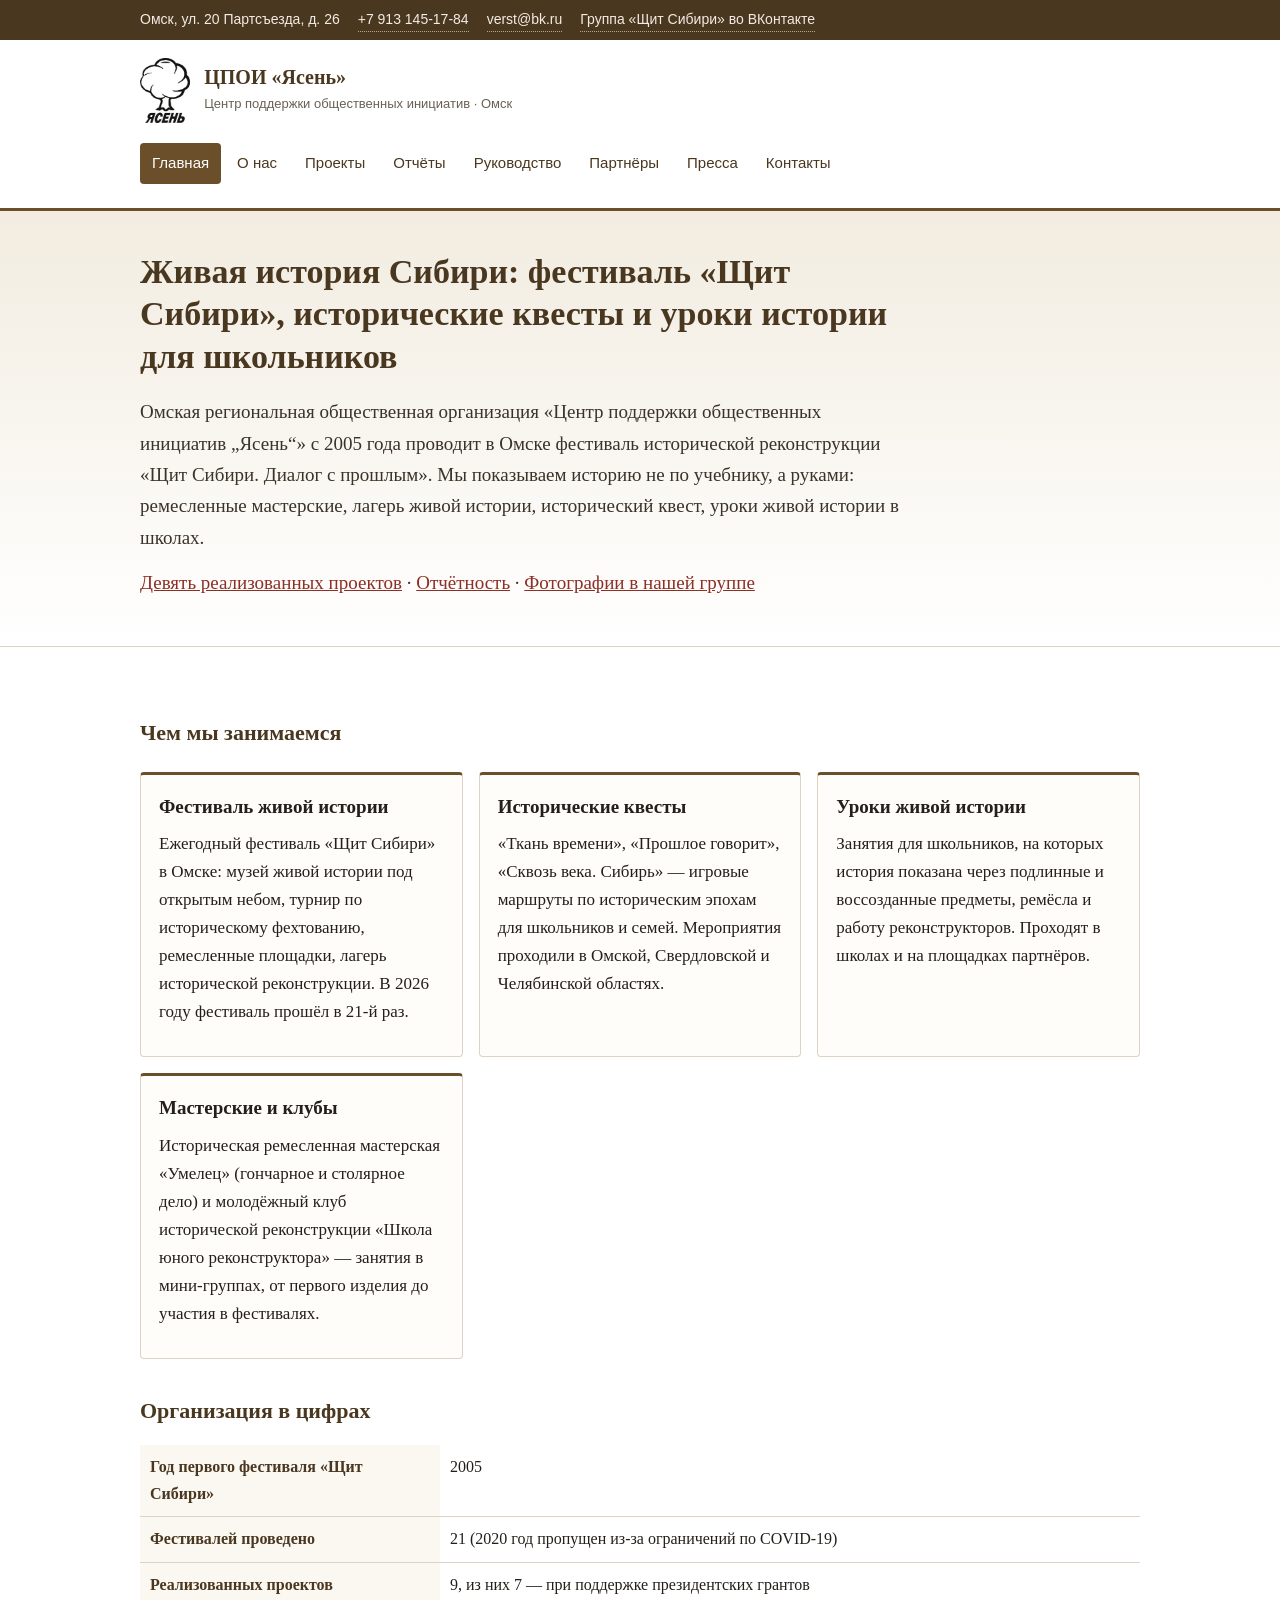
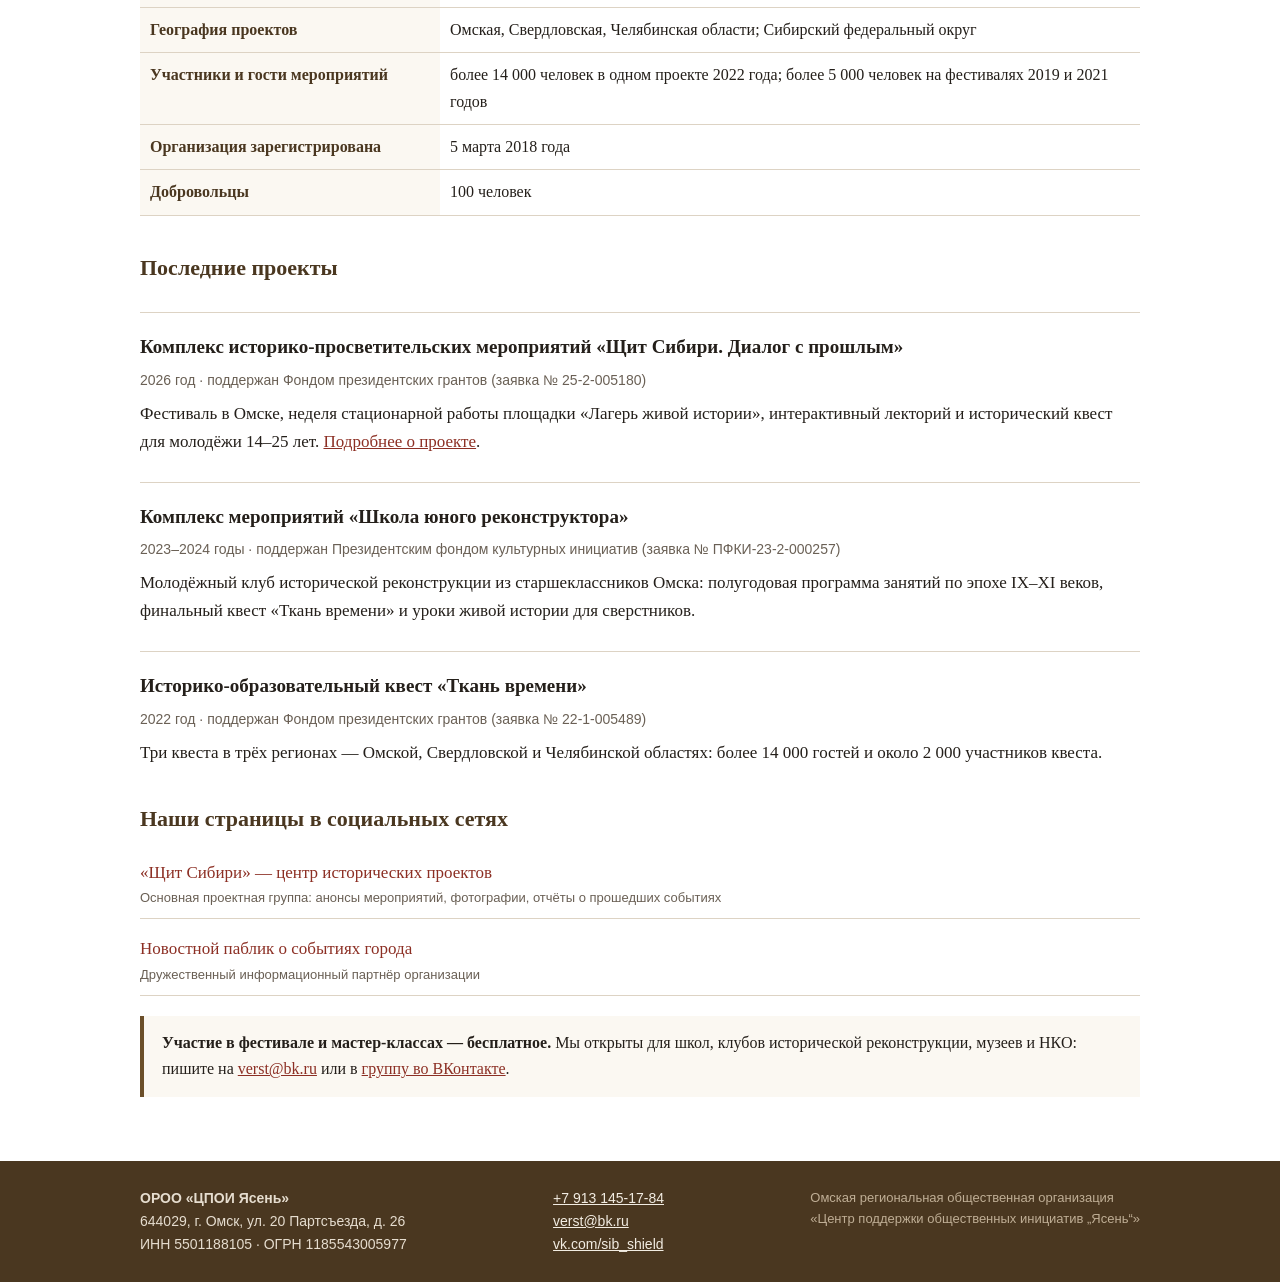
<file: index.html>
﻿<!DOCTYPE html>
<html lang="ru">
<head>
<meta charset="utf-8">
<meta name="viewport" content="width=device-width, initial-scale=1">
<title>ОРОО «ЦПОИ Ясень» — Центр поддержки общественных инициатив, Омск</title>
<meta name="description" content="Омская региональная общественная организация «Центр поддержки общественных инициатив Ясень»: фестиваль живой истории «Щит Сибири», исторические квесты, уроки живой истории и ремесленные мастерские в Омске с 2005 года.">
<meta name="keywords" content="Ясень Омск, центр поддержки общественных инициатив, Щит Сибири, фестиваль исторической реконструкции Омск, уроки живой истории, исторический квест, живая история">
<meta property="og:title" content="ОРОО «ЦПОИ Ясень» — фестиваль живой истории «Щит Сибири»">
<meta property="og:description" content="Историческая реконструкция, фестивали живой истории, квесты и уроки истории для школьников Омска и Сибири.">
<meta property="og:type" content="website">
<link rel="stylesheet" href="style.css">
</head>
<body>

<div class="top">
  <div class="wrap">
    <span>Омск, ул. 20 Партсъезда, д. 26</span>
    <a href="tel:+79131451784">+7 913 145-17-84</a>
    <a href="mailto:verst@bk.ru">verst@bk.ru</a>
    <a href="https://vk.com/sib_shield">Группа «Щит Сибири» во ВКонтакте</a>
  </div>
</div>

<header class="site">
  <div class="wrap">
    <div class="brand">
      <img class="mark" src="img/logo.jpg" alt="Логотип ОРОО «ЦПОИ Ясень»" width="50" height="65">
      <div>
        <b>ЦПОИ «Ясень»</b>
        <span>Центр поддержки общественных инициатив · Омск</span>
      </div>
    </div>
    <nav class="main">
      <ul>
        <li><a href="index.html" aria-current="page">Главная</a></li>
        <li><a href="o-nas.html">О нас</a></li>
        <li><a href="proekty.html">Проекты</a></li>
        <li><a href="otchety.html">Отчёты</a></li>
        <li><a href="upravlenie.html">Руководство</a></li>
        <li><a href="partnery.html">Партнёры</a></li>
        <li><a href="pressa.html">Пресса</a></li>
        <li><a href="kontakty.html">Контакты</a></li>
      </ul>
    </nav>
  </div>
</header>

<section class="hero">
  <div class="wrap">
    <h1>Живая история Сибири: фестиваль «Щит Сибири», исторические квесты и уроки истории для школьников</h1>
    <p class="lead">Омская региональная общественная организация «Центр поддержки общественных инициатив „Ясень“» с 2005 года проводит в Омске фестиваль исторической реконструкции «Щит Сибири. Диалог с прошлым». Мы показываем историю не по учебнику, а руками: ремесленные мастерские, лагерь живой истории, исторический квест, уроки живой истории в школах.</p>
    <p><a href="proekty.html">Девять реализованных проектов</a> · <a href="otchety.html">Отчётность</a> · <a href="https://vk.com/sib_shield">Фотографии в нашей группе</a></p>
  </div>
</section>

<main>
  <div class="wrap">

    <h2>Чем мы занимаемся</h2>
    <div class="cards">
      <div class="card">
        <h3>Фестиваль живой истории</h3>
        <p>Ежегодный фестиваль «Щит Сибири» в Омске: музей живой истории под открытым небом, турнир по историческому фехтованию, ремесленные площадки, лагерь исторической реконструкции. В 2026 году фестиваль прошёл в 21-й раз.</p>
      </div>
      <div class="card">
        <h3>Исторические квесты</h3>
        <p>«Ткань времени», «Прошлое говорит», «Сквозь века. Сибирь» — игровые маршруты по историческим эпохам для школьников и семей. Мероприятия проходили в Омской, Свердловской и Челябинской областях.</p>
      </div>
      <div class="card">
        <h3>Уроки живой истории</h3>
        <p>Занятия для школьников, на которых история показана через подлинные и воссозданные предметы, ремёсла и работу реконструкторов. Проходят в школах и на площадках партнёров.</p>
      </div>
      <div class="card">
        <h3>Мастерские и клубы</h3>
        <p>Историческая ремесленная мастерская «Умелец» (гончарное и столярное дело) и молодёжный клуб исторической реконструкции «Школа юного реконструктора» — занятия в мини-группах, от первого изделия до участия в фестивалях.</p>
      </div>
    </div>

    <h2>Организация в цифрах</h2>
    <table class="facts">
      <tr><th>Год первого фестиваля «Щит Сибири»</th><td>2005</td></tr>
      <tr><th>Фестивалей проведено</th><td>21 (2020 год пропущен из-за ограничений по COVID-19)</td></tr>
      <tr><th>Реализованных проектов</th><td>9, из них 7 — при поддержке президентских грантов</td></tr>
      <tr><th>География проектов</th><td>Омская, Свердловская, Челябинская области; Сибирский федеральный округ</td></tr>
      <tr><th>Участники и гости мероприятий</th><td>более 14 000 человек в одном проекте 2022 года; более 5 000 человек на фестивалях 2019 и 2021 годов</td></tr>
      <tr><th>Организация зарегистрирована</th><td>5 марта 2018 года</td></tr>
      <tr><th>Добровольцы</th><td>100 человек</td></tr>
    </table>

    <h2>Последние проекты</h2>

    <div class="project">
      <h3>Комплекс историко-просветительских мероприятий «Щит Сибири. Диалог с прошлым»</h3>
      <div class="meta">2026 год · поддержан Фондом президентских грантов (заявка № 25-2-005180)</div>
      <p>Фестиваль в Омске, неделя стационарной работы площадки «Лагерь живой истории», интерактивный лекторий и исторический квест для молодёжи 14–25 лет. <a href="proekty.html">Подробнее о проекте</a>.</p>
    </div>

    <div class="project">
      <h3>Комплекс мероприятий «Школа юного реконструктора»</h3>
      <div class="meta">2023–2024 годы · поддержан Президентским фондом культурных инициатив (заявка № ПФКИ-23-2-000257)</div>
      <p>Молодёжный клуб исторической реконструкции из старшеклассников Омска: полугодовая программа занятий по эпохе IX–XI веков, финальный квест «Ткань времени» и уроки живой истории для сверстников.</p>
    </div>

    <div class="project">
      <h3>Историко-образовательный квест «Ткань времени»</h3>
      <div class="meta">2022 год · поддержан Фондом президентских грантов (заявка № 22-1-005489)</div>
      <p>Три квеста в трёх регионах — Омской, Свердловской и Челябинской областях: более 14 000 гостей и около 2 000 участников квеста.</p>
    </div>

    <h2>Наши страницы в социальных сетях</h2>
    <ul class="links">
      <li><a href="https://vk.com/sib_shield">«Щит Сибири» — центр исторических проектов</a><span class="src">Основная проектная группа: анонсы мероприятий, фотографии, отчёты о прошедших событиях</span></li>
      <li><a href="https://vk.com/hobbyomsk">Новостной паблик о событиях города</a><span class="src">Дружественный информационный партнёр организации</span></li>
    </ul>

    <div class="note">
      <b>Участие в фестивале и мастер-классах — бесплатное.</b> Мы открыты для школ, клубов исторической реконструкции, музеев и НКО: пишите на <a href="mailto:verst@bk.ru">verst@bk.ru</a> или в <a href="https://vk.com/sib_shield">группу во ВКонтакте</a>.
    </div>

  </div>
</main>

<footer class="site">
  <div class="wrap">
    <div>
      <b>ОРОО «ЦПОИ Ясень»</b><br>
      644029, г. Омск, ул. 20 Партсъезда, д. 26<br>
      ИНН 5501188105 · ОГРН 1185543005977
    </div>
    <div>
      <a href="tel:+79131451784">+7 913 145-17-84</a><br>
      <a href="mailto:verst@bk.ru">verst@bk.ru</a><br>
      <a href="https://vk.com/sib_shield">vk.com/sib_shield</a>
    </div>
    <div class="small">
      Омская региональная общественная организация<br>
      «Центр поддержки общественных инициатив „Ясень“»
    </div>
  </div>
</footer>

</body>
</html>
</file>
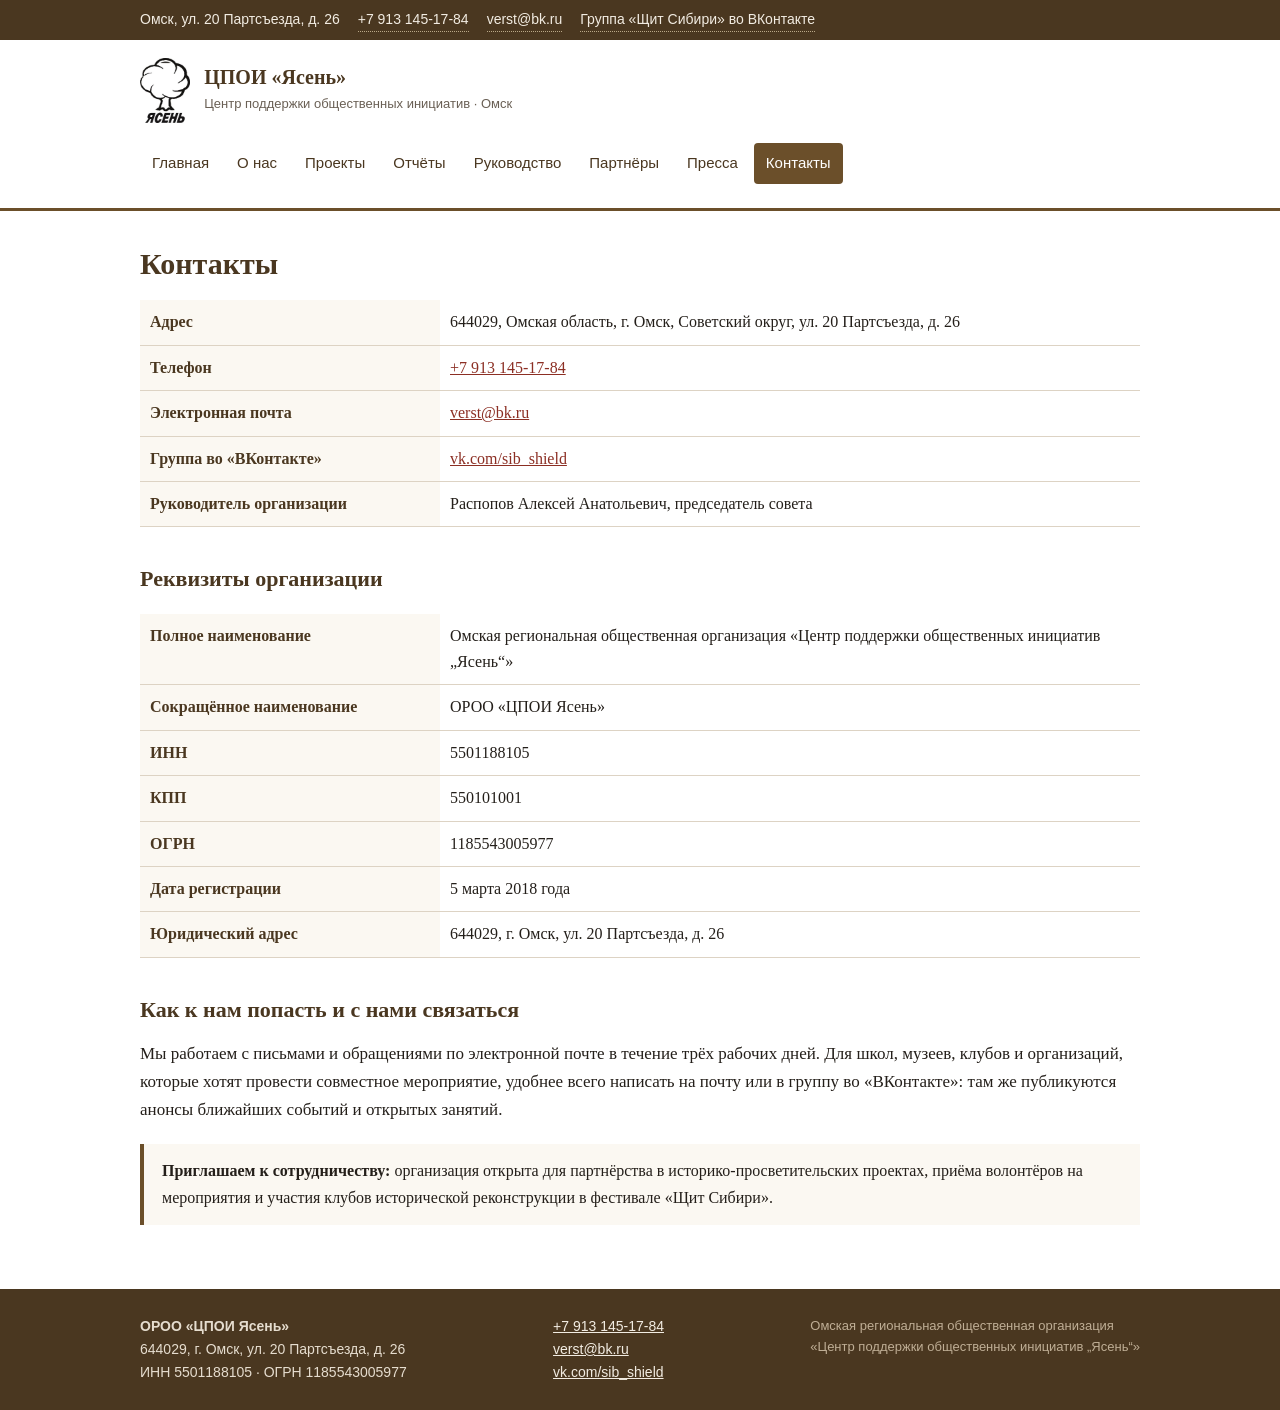
<file: kontakty.html>
﻿<!DOCTYPE html>
<html lang="ru">
<head>
<meta charset="utf-8">
<meta name="viewport" content="width=device-width, initial-scale=1">
<title>Контакты и реквизиты — ОРОО «ЦПОИ Ясень», Омск</title>
<meta name="description" content="Контакты и реквизиты омской организации «Центр поддержки общественных инициатив Ясень»: адрес, телефон, электронная почта, ИНН, ОГРН, КПП.">
<link rel="stylesheet" href="style.css">
</head>
<body>

<div class="top">
  <div class="wrap">
    <span>Омск, ул. 20 Партсъезда, д. 26</span>
    <a href="tel:+79131451784">+7 913 145-17-84</a>
    <a href="mailto:verst@bk.ru">verst@bk.ru</a>
    <a href="https://vk.com/sib_shield">Группа «Щит Сибири» во ВКонтакте</a>
  </div>
</div>

<header class="site">
  <div class="wrap">
    <div class="brand">
      <img class="mark" src="img/logo.jpg" alt="Логотип ОРОО «ЦПОИ Ясень»" width="50" height="65">
      <div>
        <b>ЦПОИ «Ясень»</b>
        <span>Центр поддержки общественных инициатив · Омск</span>
      </div>
    </div>
    <nav class="main">
      <ul>
        <li><a href="index.html">Главная</a></li>
        <li><a href="o-nas.html">О нас</a></li>
        <li><a href="proekty.html">Проекты</a></li>
        <li><a href="otchety.html">Отчёты</a></li>
        <li><a href="upravlenie.html">Руководство</a></li>
        <li><a href="partnery.html">Партнёры</a></li>
        <li><a href="pressa.html">Пресса</a></li>
        <li><a href="kontakty.html" aria-current="page">Контакты</a></li>
      </ul>
    </nav>
  </div>
</header>

<main>
  <div class="wrap">

    <h1>Контакты</h1>

    <table class="facts">
      <tr><th>Адрес</th><td>644029, Омская область, г. Омск, Советский округ, ул. 20 Партсъезда, д. 26</td></tr>
      <tr><th>Телефон</th><td><a href="tel:+79131451784">+7 913 145-17-84</a></td></tr>
      <tr><th>Электронная почта</th><td><a href="mailto:verst@bk.ru">verst@bk.ru</a></td></tr>
      <tr><th>Группа во «ВКонтакте»</th><td><a href="https://vk.com/sib_shield">vk.com/sib_shield</a></td></tr>
      <tr><th>Руководитель организации</th><td>Распопов Алексей Анатольевич, председатель совета</td></tr>
    </table>

    <h2>Реквизиты организации</h2>
    <table class="facts">
      <tr><th>Полное наименование</th><td>Омская региональная общественная организация «Центр поддержки общественных инициатив „Ясень“»</td></tr>
      <tr><th>Сокращённое наименование</th><td>ОРОО «ЦПОИ Ясень»</td></tr>
      <tr><th>ИНН</th><td>5501188105</td></tr>
      <tr><th>КПП</th><td>550101001</td></tr>
      <tr><th>ОГРН</th><td>1185543005977</td></tr>
      <tr><th>Дата регистрации</th><td>5 марта 2018 года</td></tr>
      <tr><th>Юридический адрес</th><td>644029, г. Омск, ул. 20 Партсъезда, д. 26</td></tr>
    </table>

    <h2>Как к нам попасть и с нами связаться</h2>
    <p>Мы работаем с письмами и обращениями по электронной почте в течение трёх рабочих дней. Для школ, музеев, клубов и организаций, которые хотят провести совместное мероприятие, удобнее всего написать на почту или в группу во «ВКонтакте»: там же публикуются анонсы ближайших событий и открытых занятий.</p>

    <div class="note">
      <b>Приглашаем к сотрудничеству:</b> организация открыта для партнёрства в историко-просветительских проектах, приёма волонтёров на мероприятия и участия клубов исторической реконструкции в фестивале «Щит Сибири».
    </div>

  </div>
</main>

<footer class="site">
  <div class="wrap">
    <div>
      <b>ОРОО «ЦПОИ Ясень»</b><br>
      644029, г. Омск, ул. 20 Партсъезда, д. 26<br>
      ИНН 5501188105 · ОГРН 1185543005977
    </div>
    <div>
      <a href="tel:+79131451784">+7 913 145-17-84</a><br>
      <a href="mailto:verst@bk.ru">verst@bk.ru</a><br>
      <a href="https://vk.com/sib_shield">vk.com/sib_shield</a>
    </div>
    <div class="small">
      Омская региональная общественная организация<br>
      «Центр поддержки общественных инициатив „Ясень“»
    </div>
  </div>
</footer>

</body>
</html>
</file>
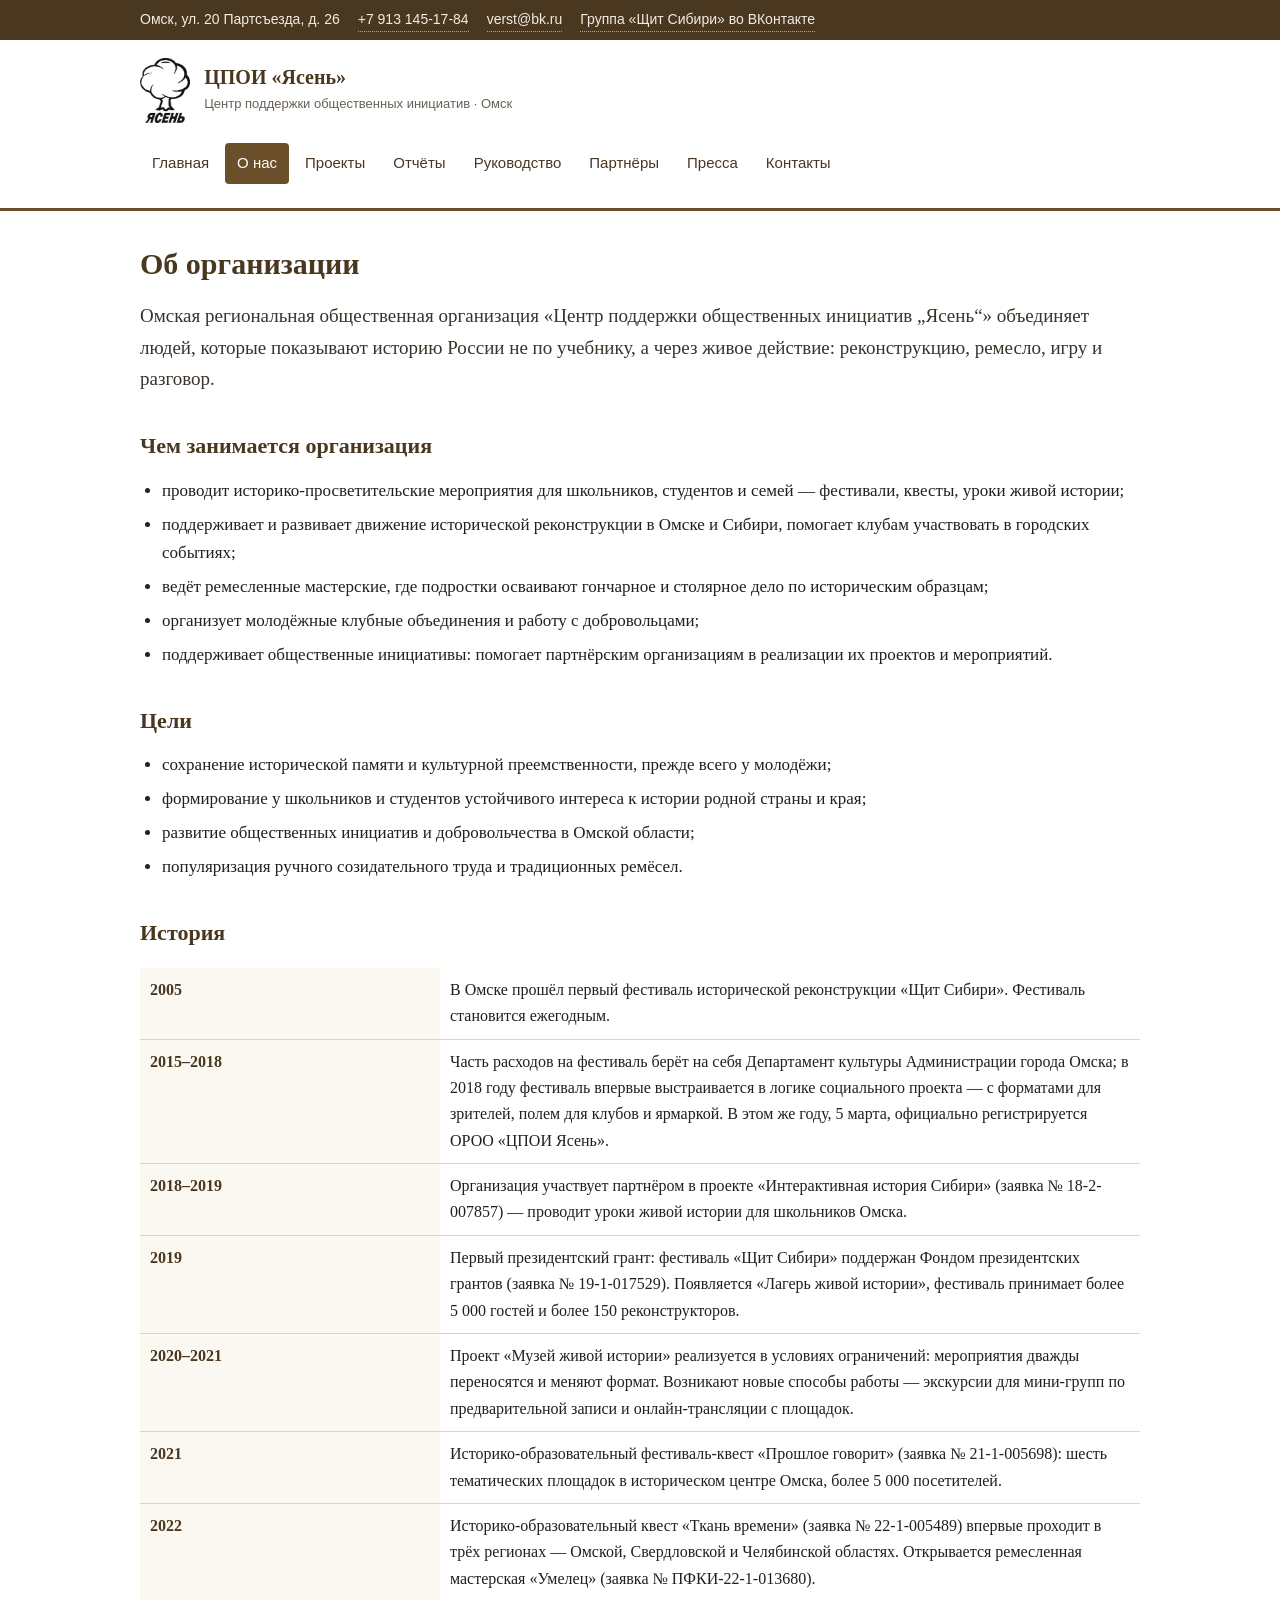
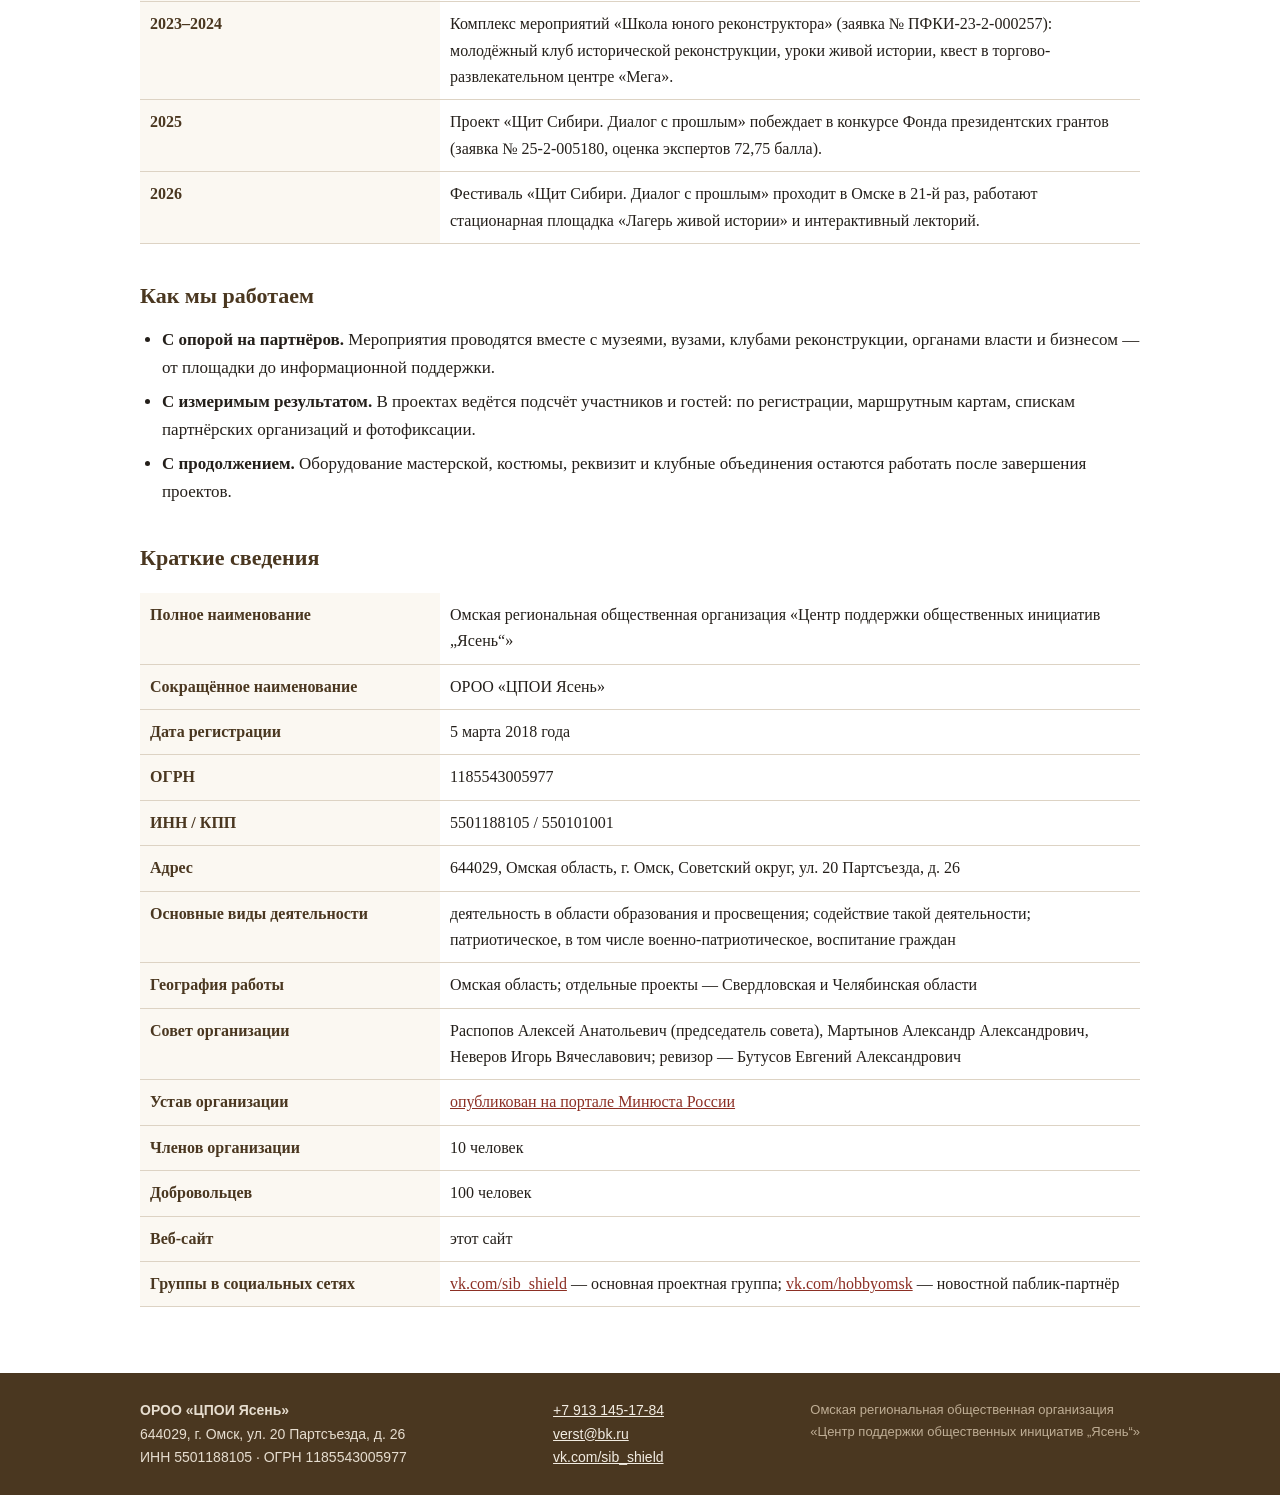
<file: o-nas.html>
<!DOCTYPE html>
<html lang="ru">
<head>
<meta charset="utf-8">
<meta name="viewport" content="width=device-width, initial-scale=1">
<title>О нас — ОРОО «ЦПОИ Ясень», Омск</title>
<meta name="description" content="Омская региональная общественная организация «Центр поддержки общественных инициатив Ясень»: цели, направления работы, история с 2005 года, реквизиты организации.">
<link rel="stylesheet" href="style.css">
</head>
<body>

<div class="top">
  <div class="wrap">
    <span>Омск, ул. 20 Партсъезда, д. 26</span>
    <a href="tel:+79131451784">+7 913 145-17-84</a>
    <a href="mailto:verst@bk.ru">verst@bk.ru</a>
    <a href="https://vk.com/sib_shield">Группа «Щит Сибири» во ВКонтакте</a>
  </div>
</div>

<header class="site">
  <div class="wrap">
    <div class="brand">
      <img class="mark" src="img/logo.jpg" alt="Логотип ОРОО «ЦПОИ Ясень»" width="50" height="65">
      <div>
        <b>ЦПОИ «Ясень»</b>
        <span>Центр поддержки общественных инициатив · Омск</span>
      </div>
    </div>
    <nav class="main">
      <ul>
        <li><a href="index.html">Главная</a></li>
        <li><a href="o-nas.html" aria-current="page">О нас</a></li>
        <li><a href="proekty.html">Проекты</a></li>
        <li><a href="otchety.html">Отчёты</a></li>
        <li><a href="upravlenie.html">Руководство</a></li>
        <li><a href="partnery.html">Партнёры</a></li>
        <li><a href="pressa.html">Пресса</a></li>
        <li><a href="kontakty.html">Контакты</a></li>
      </ul>
    </nav>
  </div>
</header>

<main>
  <div class="wrap">

    <h1>Об организации</h1>

    <p class="lead">Омская региональная общественная организация «Центр поддержки общественных инициатив „Ясень“» объединяет людей, которые показывают историю России не по учебнику, а через живое действие: реконструкцию, ремесло, игру и разговор.</p>

    <h2>Чем занимается организация</h2>
    <ul>
      <li>проводит историко-просветительские мероприятия для школьников, студентов и семей — фестивали, квесты, уроки живой истории;</li>
      <li>поддерживает и развивает движение исторической реконструкции в Омске и Сибири, помогает клубам участвовать в городских событиях;</li>
      <li>ведёт ремесленные мастерские, где подростки осваивают гончарное и столярное дело по историческим образцам;</li>
      <li>организует молодёжные клубные объединения и работу с добровольцами;</li>
      <li>поддерживает общественные инициативы: помогает партнёрским организациям в реализации их проектов и мероприятий.</li>
    </ul>

    <h2>Цели</h2>
    <ul>
      <li>сохранение исторической памяти и культурной преемственности, прежде всего у молодёжи;</li>
      <li>формирование у школьников и студентов устойчивого интереса к истории родной страны и края;</li>
      <li>развитие общественных инициатив и добровольчества в Омской области;</li>
      <li>популяризация ручного созидательного труда и традиционных ремёсел.</li>
    </ul>

    <h2>История</h2>
    <table class="facts">
      <tr><th>2005</th><td>В Омске прошёл первый фестиваль исторической реконструкции «Щит Сибири». Фестиваль становится ежегодным.</td></tr>
      <tr><th>2015–2018</th><td>Часть расходов на фестиваль берёт на себя Департамент культуры Администрации города Омска; в 2018 году фестиваль впервые выстраивается в логике социального проекта — с форматами для зрителей, полем для клубов и ярмаркой. В этом же году, 5 марта, официально регистрируется ОРОО «ЦПОИ Ясень».</td></tr>
      <tr><th>2018–2019</th><td>Организация участвует партнёром в проекте «Интерактивная история Сибири» (заявка № 18-2-007857) — проводит уроки живой истории для школьников Омска.</td></tr>
      <tr><th>2019</th><td>Первый президентский грант: фестиваль «Щит Сибири» поддержан Фондом президентских грантов (заявка № 19-1-017529). Появляется «Лагерь живой истории», фестиваль принимает более 5 000 гостей и более 150 реконструкторов.</td></tr>
      <tr><th>2020–2021</th><td>Проект «Музей живой истории» реализуется в условиях ограничений: мероприятия дважды переносятся и меняют формат. Возникают новые способы работы — экскурсии для мини-групп по предварительной записи и онлайн-трансляции с площадок.</td></tr>
      <tr><th>2021</th><td>Историко-образовательный фестиваль-квест «Прошлое говорит» (заявка № 21-1-005698): шесть тематических площадок в историческом центре Омска, более 5 000 посетителей.</td></tr>
      <tr><th>2022</th><td>Историко-образовательный квест «Ткань времени» (заявка № 22-1-005489) впервые проходит в трёх регионах — Омской, Свердловской и Челябинской областях. Открывается ремесленная мастерская «Умелец» (заявка № ПФКИ-22-1-013680).</td></tr>
      <tr><th>2023–2024</th><td>Комплекс мероприятий «Школа юного реконструктора» (заявка № ПФКИ-23-2-000257): молодёжный клуб исторической реконструкции, уроки живой истории, квест в торгово-развлекательном центре «Мега».</td></tr>
      <tr><th>2025</th><td>Проект «Щит Сибири. Диалог с прошлым» побеждает в конкурсе Фонда президентских грантов (заявка № 25-2-005180, оценка экспертов 72,75 балла).</td></tr>
      <tr><th>2026</th><td>Фестиваль «Щит Сибири. Диалог с прошлым» проходит в Омске в 21-й раз, работают стационарная площадка «Лагерь живой истории» и интерактивный лекторий.</td></tr>
    </table>

    <h2>Как мы работаем</h2>
    <ul>
      <li><b>С опорой на партнёров.</b> Мероприятия проводятся вместе с музеями, вузами, клубами реконструкции, органами власти и бизнесом — от площадки до информационной поддержки.</li>
      <li><b>С измеримым результатом.</b> В проектах ведётся подсчёт участников и гостей: по регистрации, маршрутным картам, спискам партнёрских организаций и фотофиксации.</li>
      <li><b>С продолжением.</b> Оборудование мастерской, костюмы, реквизит и клубные объединения остаются работать после завершения проектов.</li>
    </ul>

    <h2>Краткие сведения</h2>
    <table class="facts">
      <tr><th>Полное наименование</th><td>Омская региональная общественная организация «Центр поддержки общественных инициатив „Ясень“»</td></tr>
      <tr><th>Сокращённое наименование</th><td>ОРОО «ЦПОИ Ясень»</td></tr>
      <tr><th>Дата регистрации</th><td>5 марта 2018 года</td></tr>
      <tr><th>ОГРН</th><td>1185543005977</td></tr>
      <tr><th>ИНН / КПП</th><td>5501188105 / 550101001</td></tr>
      <tr><th>Адрес</th><td>644029, Омская область, г. Омск, Советский округ, ул. 20 Партсъезда, д. 26</td></tr>
      <tr><th>Основные виды деятельности</th><td>деятельность в области образования и просвещения; содействие такой деятельности; патриотическое, в том числе военно-патриотическое, воспитание граждан</td></tr>
      <tr><th>География работы</th><td>Омская область; отдельные проекты — Свердловская и Челябинская области</td></tr>
      <tr><th>Совет организации</th><td>Распопов Алексей Анатольевич (председатель совета), Мартынов Александр Александрович, Неверов Игорь Вячеславович; ревизор — Бутусов Евгений Александрович</td></tr>
      <tr><th>Устав организации</th><td><a href="https://nco.minjust.gov.ru/api/public/charter/e16a83b0-a96d-4aed-a73a-731caeb3353c">опубликован на портале Минюста России</a></td></tr>
      <tr><th>Членов организации</th><td>10 человек</td></tr>
      <tr><th>Добровольцев</th><td>100 человек</td></tr>
      <tr><th>Веб-сайт</th><td>этот сайт</td></tr>
      <tr><th>Группы в социальных сетях</th><td><a href="https://vk.com/sib_shield">vk.com/sib_shield</a> — основная проектная группа; <a href="https://vk.com/hobbyomsk">vk.com/hobbyomsk</a> — новостной паблик-партнёр</td></tr>
    </table>

  </div>
</main>

<footer class="site">
  <div class="wrap">
    <div>
      <b>ОРОО «ЦПОИ Ясень»</b><br>
      644029, г. Омск, ул. 20 Партсъезда, д. 26<br>
      ИНН 5501188105 · ОГРН 1185543005977
    </div>
    <div>
      <a href="tel:+79131451784">+7 913 145-17-84</a><br>
      <a href="mailto:verst@bk.ru">verst@bk.ru</a><br>
      <a href="https://vk.com/sib_shield">vk.com/sib_shield</a>
    </div>
    <div class="small">
      Омская региональная общественная организация<br>
      «Центр поддержки общественных инициатив „Ясень“»
    </div>
  </div>
</footer>

</body>
</html>
</file>
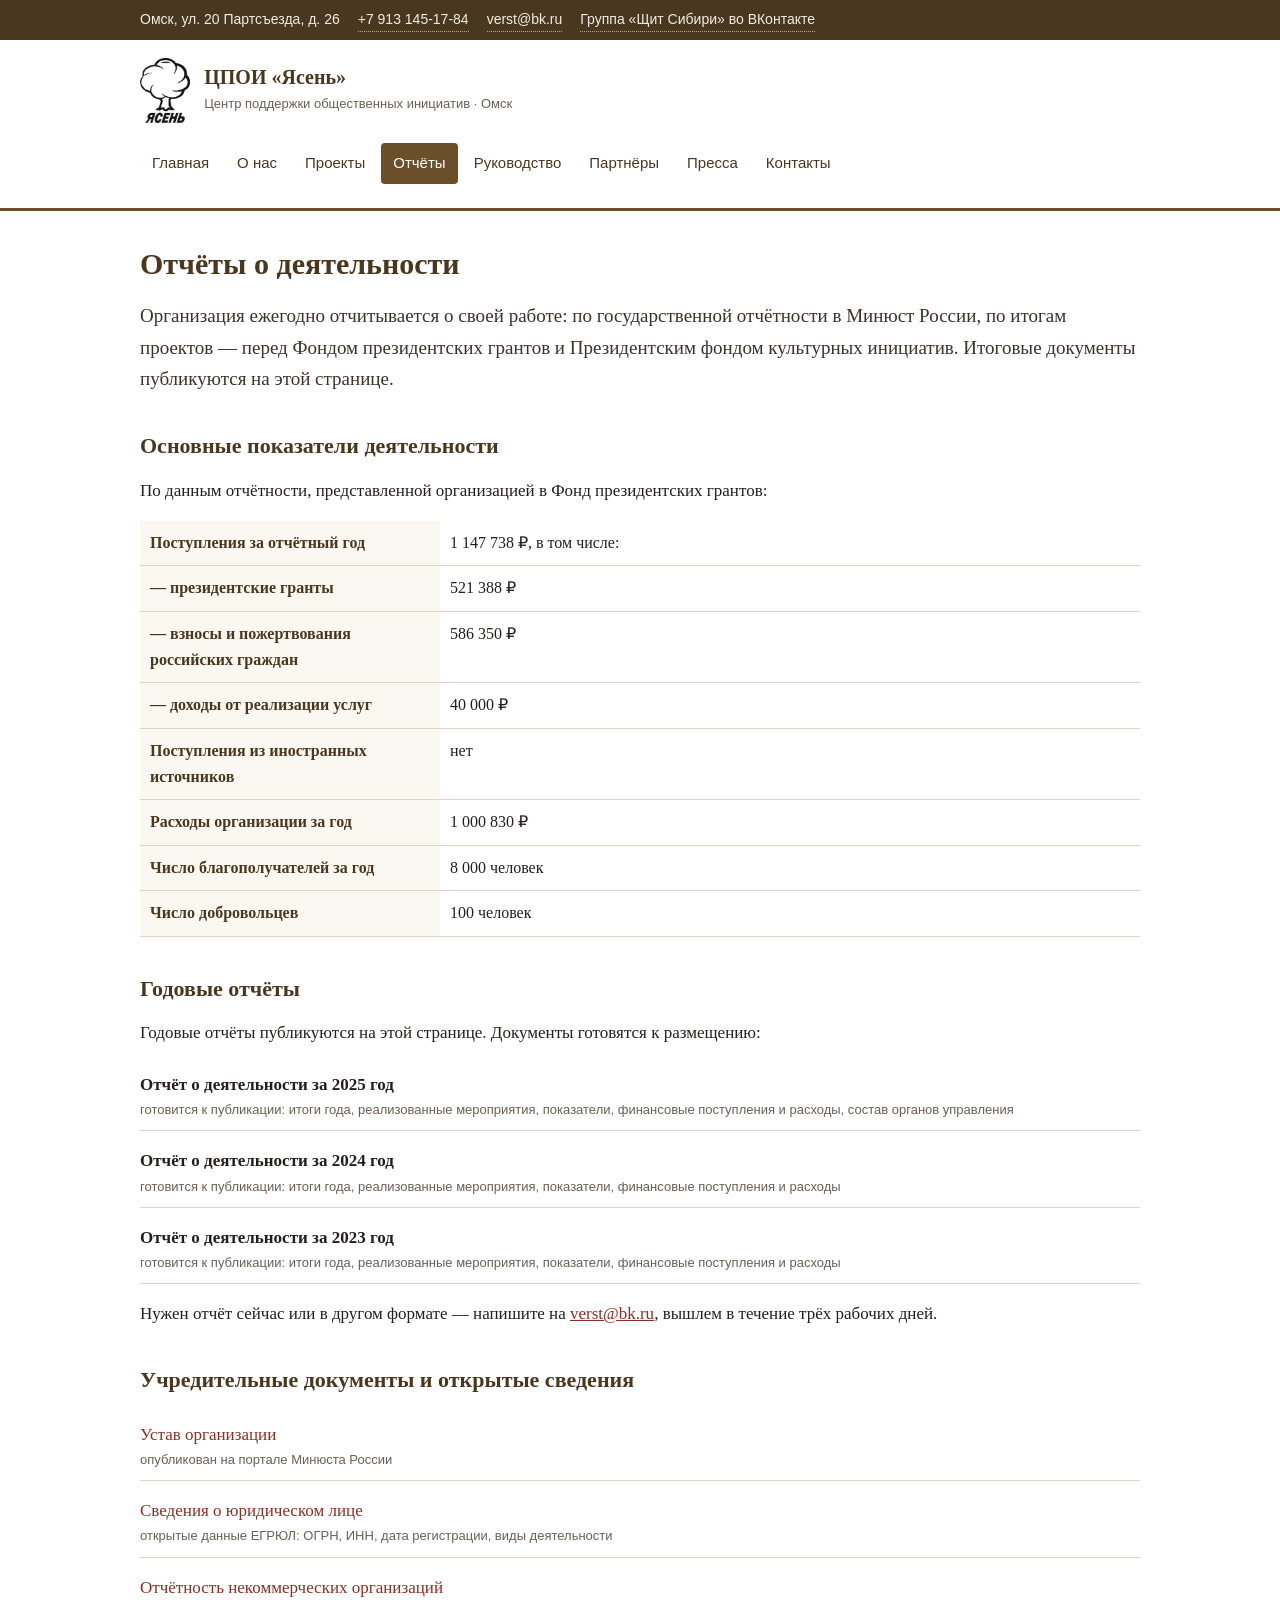
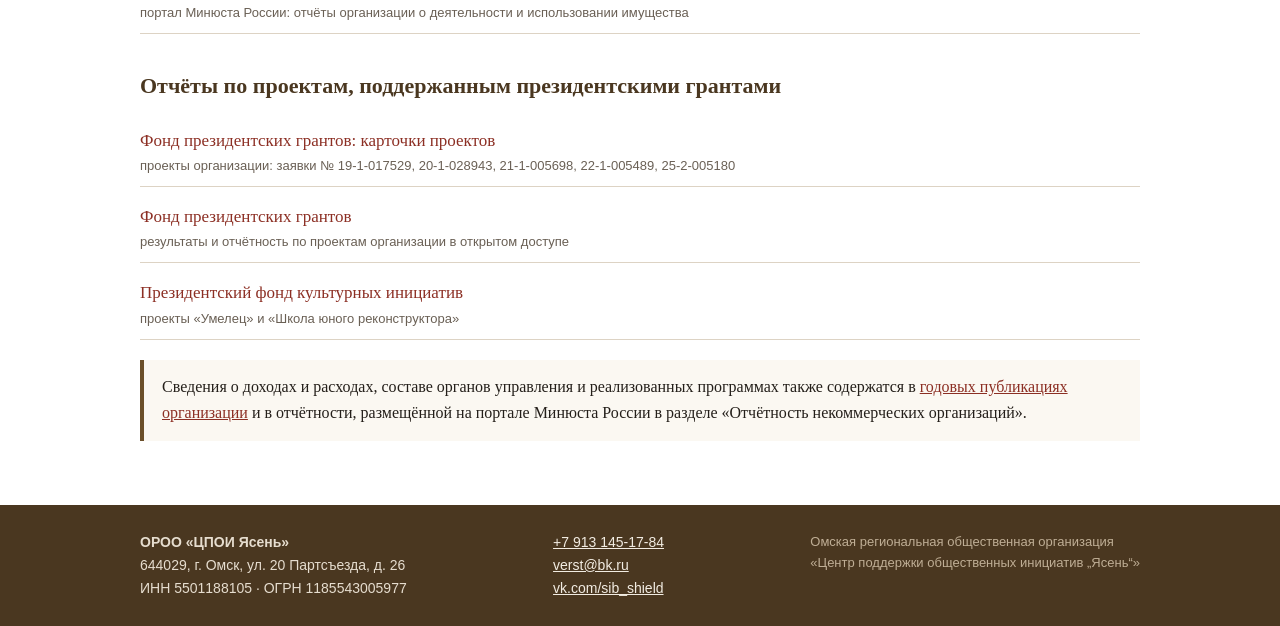
<file: otchety.html>
<!DOCTYPE html>
<html lang="ru">
<head>
<meta charset="utf-8">
<meta name="viewport" content="width=device-width, initial-scale=1">
<title>Отчёты о деятельности — ОРОО «ЦПОИ Ясень»</title>
<meta name="description" content="Годовые отчёты и показатели деятельности омской организации «ЦПОИ Ясень»: доходы и расходы, отчёты по проектам, поддержанным Фондом президентских грантов и Президентским фондом культурных инициатив.">
<link rel="stylesheet" href="style.css">
</head>
<body>

<div class="top">
  <div class="wrap">
    <span>Омск, ул. 20 Партсъезда, д. 26</span>
    <a href="tel:+79131451784">+7 913 145-17-84</a>
    <a href="mailto:verst@bk.ru">verst@bk.ru</a>
    <a href="https://vk.com/sib_shield">Группа «Щит Сибири» во ВКонтакте</a>
  </div>
</div>

<header class="site">
  <div class="wrap">
    <div class="brand">
      <img class="mark" src="img/logo.jpg" alt="Логотип ОРОО «ЦПОИ Ясень»" width="50" height="65">
      <div>
        <b>ЦПОИ «Ясень»</b>
        <span>Центр поддержки общественных инициатив · Омск</span>
      </div>
    </div>
    <nav class="main">
      <ul>
        <li><a href="index.html">Главная</a></li>
        <li><a href="o-nas.html">О нас</a></li>
        <li><a href="proekty.html">Проекты</a></li>
        <li><a href="otchety.html" aria-current="page">Отчёты</a></li>
        <li><a href="upravlenie.html">Руководство</a></li>
        <li><a href="partnery.html">Партнёры</a></li>
        <li><a href="pressa.html">Пресса</a></li>
        <li><a href="kontakty.html">Контакты</a></li>
      </ul>
    </nav>
  </div>
</header>

<main>
  <div class="wrap">

    <h1>Отчёты о деятельности</h1>
    <p class="lead">Организация ежегодно отчитывается о своей работе: по государственной отчётности в Минюст России, по итогам проектов — перед Фондом президентских грантов и Президентским фондом культурных инициатив. Итоговые документы публикуются на этой странице.</p>

    <h2>Основные показатели деятельности</h2>
    <p>По данным отчётности, представленной организацией в Фонд президентских грантов:</p>
    <table class="facts">
      <tr><th>Поступления за отчётный год</th><td>1 147 738 ₽, в том числе:</td></tr>
      <tr><th>— президентские гранты</th><td>521 388 ₽</td></tr>
      <tr><th>— взносы и пожертвования российских граждан</th><td>586 350 ₽</td></tr>
      <tr><th>— доходы от реализации услуг</th><td>40 000 ₽</td></tr>
      <tr><th>Поступления из иностранных источников</th><td>нет</td></tr>
      <tr><th>Расходы организации за год</th><td>1 000 830 ₽</td></tr>
      <tr><th>Число благополучателей за год</th><td>8 000 человек</td></tr>
      <tr><th>Число добровольцев</th><td>100 человек</td></tr>
    </table>

    <h2>Годовые отчёты</h2>
    <p>Годовые отчёты публикуются на этой странице. Документы готовятся к размещению:</p>
    <ul class="links">
      <li><b>Отчёт о деятельности за 2025 год</b><span class="src">готовится к публикации: итоги года, реализованные мероприятия, показатели, финансовые поступления и расходы, состав органов управления</span></li>
      <li><b>Отчёт о деятельности за 2024 год</b><span class="src">готовится к публикации: итоги года, реализованные мероприятия, показатели, финансовые поступления и расходы</span></li>
      <li><b>Отчёт о деятельности за 2023 год</b><span class="src">готовится к публикации: итоги года, реализованные мероприятия, показатели, финансовые поступления и расходы</span></li>
    </ul>
    <p>Нужен отчёт сейчас или в другом формате — напишите на <a href="mailto:verst@bk.ru">verst@bk.ru</a>, вышлем в течение трёх рабочих дней.</p>

    <h2>Учредительные документы и открытые сведения</h2>
    <ul class="links">
      <li><a href="https://nco.minjust.gov.ru/api/public/charter/e16a83b0-a96d-4aed-a73a-731caeb3353c">Устав организации</a><span class="src">опубликован на портале Минюста России</span></li>
      <li><a href="https://www.rusprofile.ru/id/11360354">Сведения о юридическом лице</a><span class="src">открытые данные ЕГРЮЛ: ОГРН, ИНН, дата регистрации, виды деятельности</span></li>
      <li><a href="https://nco.minjust.gov.ru/">Отчётность некоммерческих организаций</a><span class="src">портал Минюста России: отчёты организации о деятельности и использовании имущества</span></li>
    </ul>

    <h2>Отчёты по проектам, поддержанным президентскими грантами</h2>
    <ul class="links">
      <li><a href="https://президентскиегранты.рф/public/application/item">Фонд президентских грантов: карточки проектов</a><span class="src">проекты организации: заявки № 19-1-017529, 20-1-028943, 21-1-005698, 22-1-005489, 25-2-005180</span></li>
      <li><a href="https://президентскиегранты.рф/">Фонд президентских грантов</a><span class="src">результаты и отчётность по проектам организации в открытом доступе</span></li>
      <li><a href="https://xn--80afcdbalict6afooklqi5o.xn--p1ai/">Президентский фонд культурных инициатив</a><span class="src">проекты «Умелец» и «Школа юного реконструктора»</span></li>
    </ul>

    <div class="note">
      Сведения о доходах и расходах, составе органов управления и реализованных программах также содержатся в <a href="https://vk.com/sib_shield">годовых публикациях организации</a> и в отчётности, размещённой на портале Минюста России в разделе «Отчётность некоммерческих организаций».
    </div>

  </div>
</main>

<footer class="site">
  <div class="wrap">
    <div>
      <b>ОРОО «ЦПОИ Ясень»</b><br>
      644029, г. Омск, ул. 20 Партсъезда, д. 26<br>
      ИНН 5501188105 · ОГРН 1185543005977
    </div>
    <div>
      <a href="tel:+79131451784">+7 913 145-17-84</a><br>
      <a href="mailto:verst@bk.ru">verst@bk.ru</a><br>
      <a href="https://vk.com/sib_shield">vk.com/sib_shield</a>
    </div>
    <div class="small">
      Омская региональная общественная организация<br>
      «Центр поддержки общественных инициатив „Ясень“»
    </div>
  </div>
</footer>

</body>
</html>
</file>
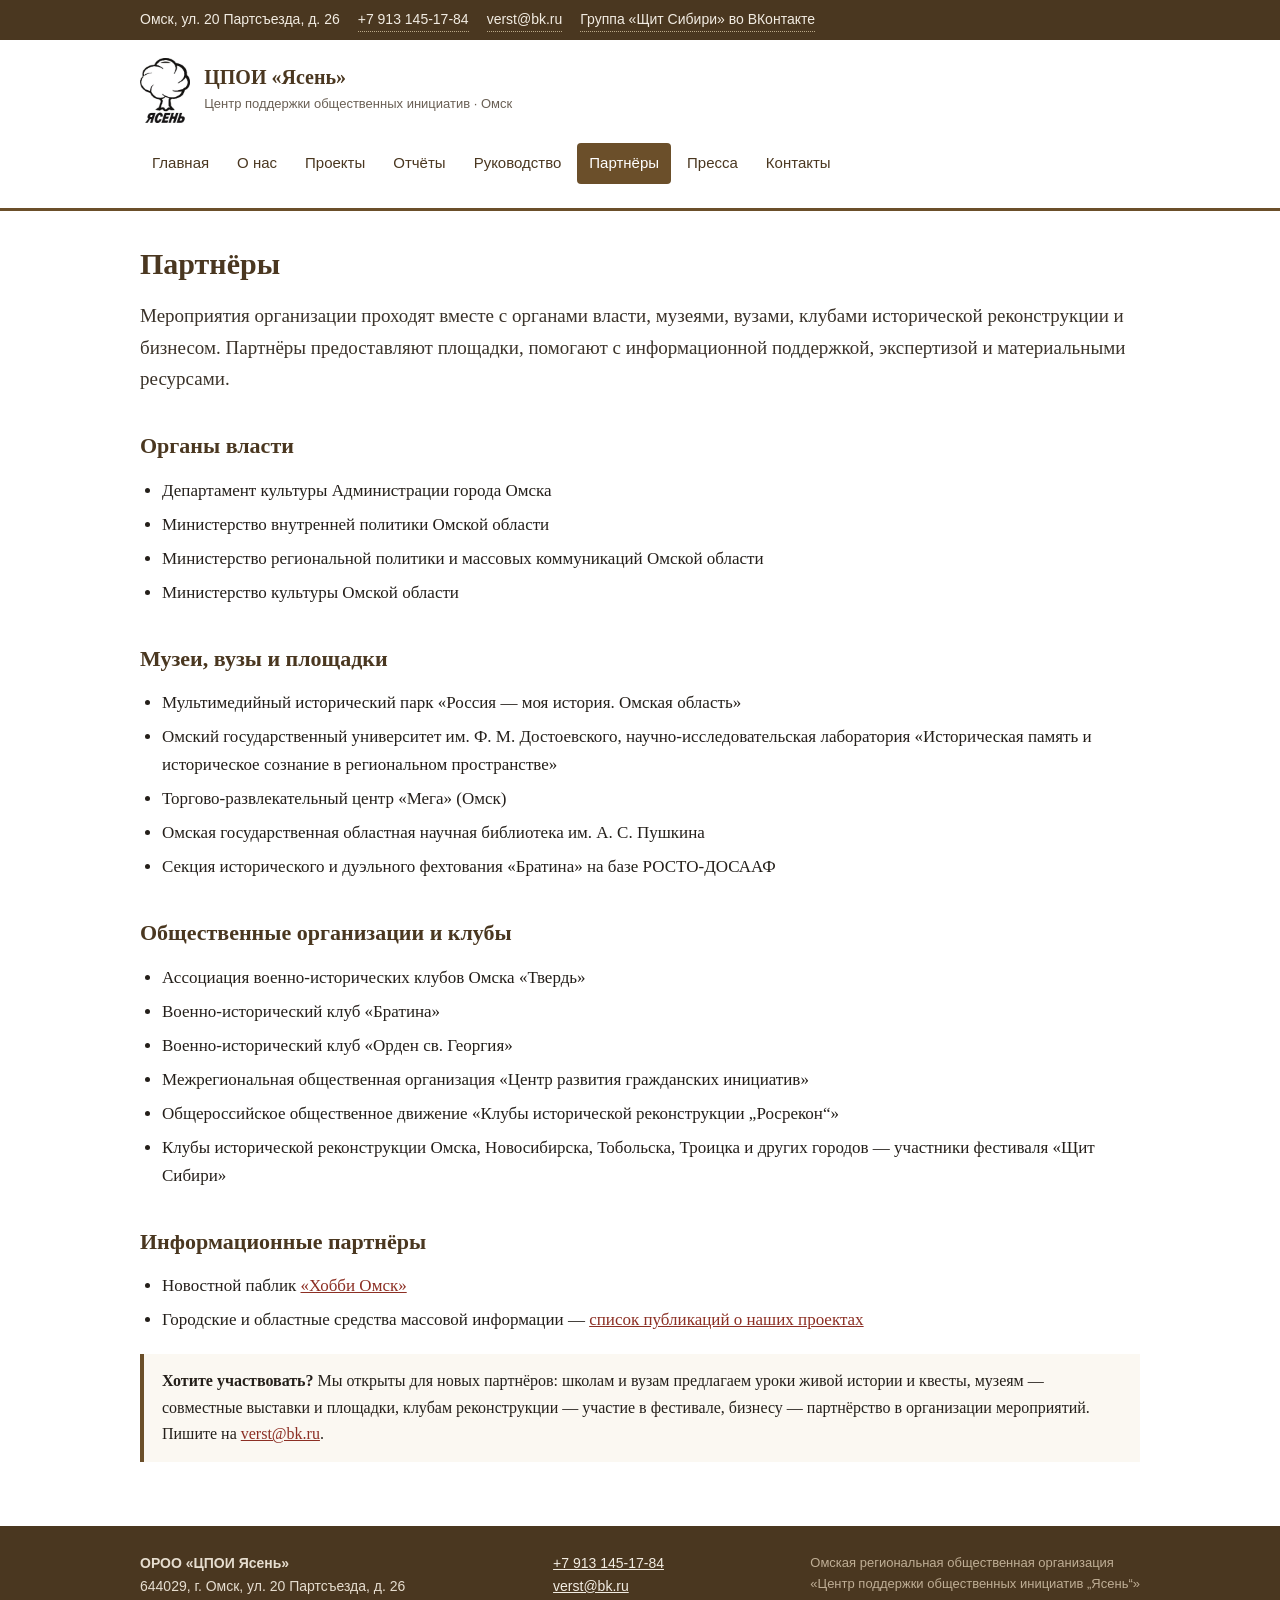
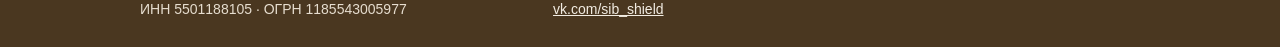
<file: partnery.html>
﻿<!DOCTYPE html>
<html lang="ru">
<head>
<meta charset="utf-8">
<meta name="viewport" content="width=device-width, initial-scale=1">
<title>Партнёры — ОРОО «ЦПОИ Ясень»</title>
<meta name="description" content="Партнёры омской организации «ЦПОИ Ясень»: Департамент культуры Омска, министерства Омской области, исторический парк «Россия — моя история», ОмГУ им. Ф. М. Достоевского, клубы исторической реконструкции, ТРЦ «Мега».">
<link rel="stylesheet" href="style.css">
</head>
<body>

<div class="top">
  <div class="wrap">
    <span>Омск, ул. 20 Партсъезда, д. 26</span>
    <a href="tel:+79131451784">+7 913 145-17-84</a>
    <a href="mailto:verst@bk.ru">verst@bk.ru</a>
    <a href="https://vk.com/sib_shield">Группа «Щит Сибири» во ВКонтакте</a>
  </div>
</div>

<header class="site">
  <div class="wrap">
    <div class="brand">
      <img class="mark" src="img/logo.jpg" alt="Логотип ОРОО «ЦПОИ Ясень»" width="50" height="65">
      <div>
        <b>ЦПОИ «Ясень»</b>
        <span>Центр поддержки общественных инициатив · Омск</span>
      </div>
    </div>
    <nav class="main">
      <ul>
        <li><a href="index.html">Главная</a></li>
        <li><a href="o-nas.html">О нас</a></li>
        <li><a href="proekty.html">Проекты</a></li>
        <li><a href="otchety.html">Отчёты</a></li>
        <li><a href="upravlenie.html">Руководство</a></li>
        <li><a href="partnery.html" aria-current="page">Партнёры</a></li>
        <li><a href="pressa.html">Пресса</a></li>
        <li><a href="kontakty.html">Контакты</a></li>
      </ul>
    </nav>
  </div>
</header>

<main>
  <div class="wrap">

    <h1>Партнёры</h1>
    <p class="lead">Мероприятия организации проходят вместе с органами власти, музеями, вузами, клубами исторической реконструкции и бизнесом. Партнёры предоставляют площадки, помогают с информационной поддержкой, экспертизой и материальными ресурсами.</p>

    <h2>Органы власти</h2>
    <ul>
      <li>Департамент культуры Администрации города Омска</li>
      <li>Министерство внутренней политики Омской области</li>
      <li>Министерство региональной политики и массовых коммуникаций Омской области</li>
      <li>Министерство культуры Омской области</li>
    </ul>

    <h2>Музеи, вузы и площадки</h2>
    <ul>
      <li>Мультимедийный исторический парк «Россия — моя история. Омская область»</li>
      <li>Омский государственный университет им. Ф. М. Достоевского, научно-исследовательская лаборатория «Историческая память и историческое сознание в региональном пространстве»</li>
      <li>Торгово-развлекательный центр «Мега» (Омск)</li>
      <li>Омская государственная областная научная библиотека им. А. С. Пушкина</li>
      <li>Секция исторического и дуэльного фехтования «Братина» на базе РОСТО-ДОСААФ</li>
    </ul>

    <h2>Общественные организации и клубы</h2>
    <ul>
      <li>Ассоциация военно-исторических клубов Омска «Твердь»</li>
      <li>Военно-исторический клуб «Братина»</li>
      <li>Военно-исторический клуб «Орден св. Георгия»</li>
      <li>Межрегиональная общественная организация «Центр развития гражданских инициатив»</li>
      <li>Общероссийское общественное движение «Клубы исторической реконструкции „Росрекон“»</li>
      <li>Клубы исторической реконструкции Омска, Новосибирска, Тобольска, Троицка и других городов — участники фестиваля «Щит Сибири»</li>
    </ul>

    <h2>Информационные партнёры</h2>
    <ul>
      <li>Новостной паблик <a href="https://vk.com/hobbyomsk">«Хобби Омск»</a></li>
      <li>Городские и областные средства массовой информации — <a href="pressa.html">список публикаций о наших проектах</a></li>
    </ul>

    <div class="note">
      <b>Хотите участвовать?</b> Мы открыты для новых партнёров: школам и вузам предлагаем уроки живой истории и квесты, музеям — совместные выставки и площадки, клубам реконструкции — участие в фестивале, бизнесу — партнёрство в организации мероприятий. Пишите на <a href="mailto:verst@bk.ru">verst@bk.ru</a>.
    </div>

  </div>
</main>

<footer class="site">
  <div class="wrap">
    <div>
      <b>ОРОО «ЦПОИ Ясень»</b><br>
      644029, г. Омск, ул. 20 Партсъезда, д. 26<br>
      ИНН 5501188105 · ОГРН 1185543005977
    </div>
    <div>
      <a href="tel:+79131451784">+7 913 145-17-84</a><br>
      <a href="mailto:verst@bk.ru">verst@bk.ru</a><br>
      <a href="https://vk.com/sib_shield">vk.com/sib_shield</a>
    </div>
    <div class="small">
      Омская региональная общественная организация<br>
      «Центр поддержки общественных инициатив „Ясень“»
    </div>
  </div>
</footer>

</body>
</html>
</file>
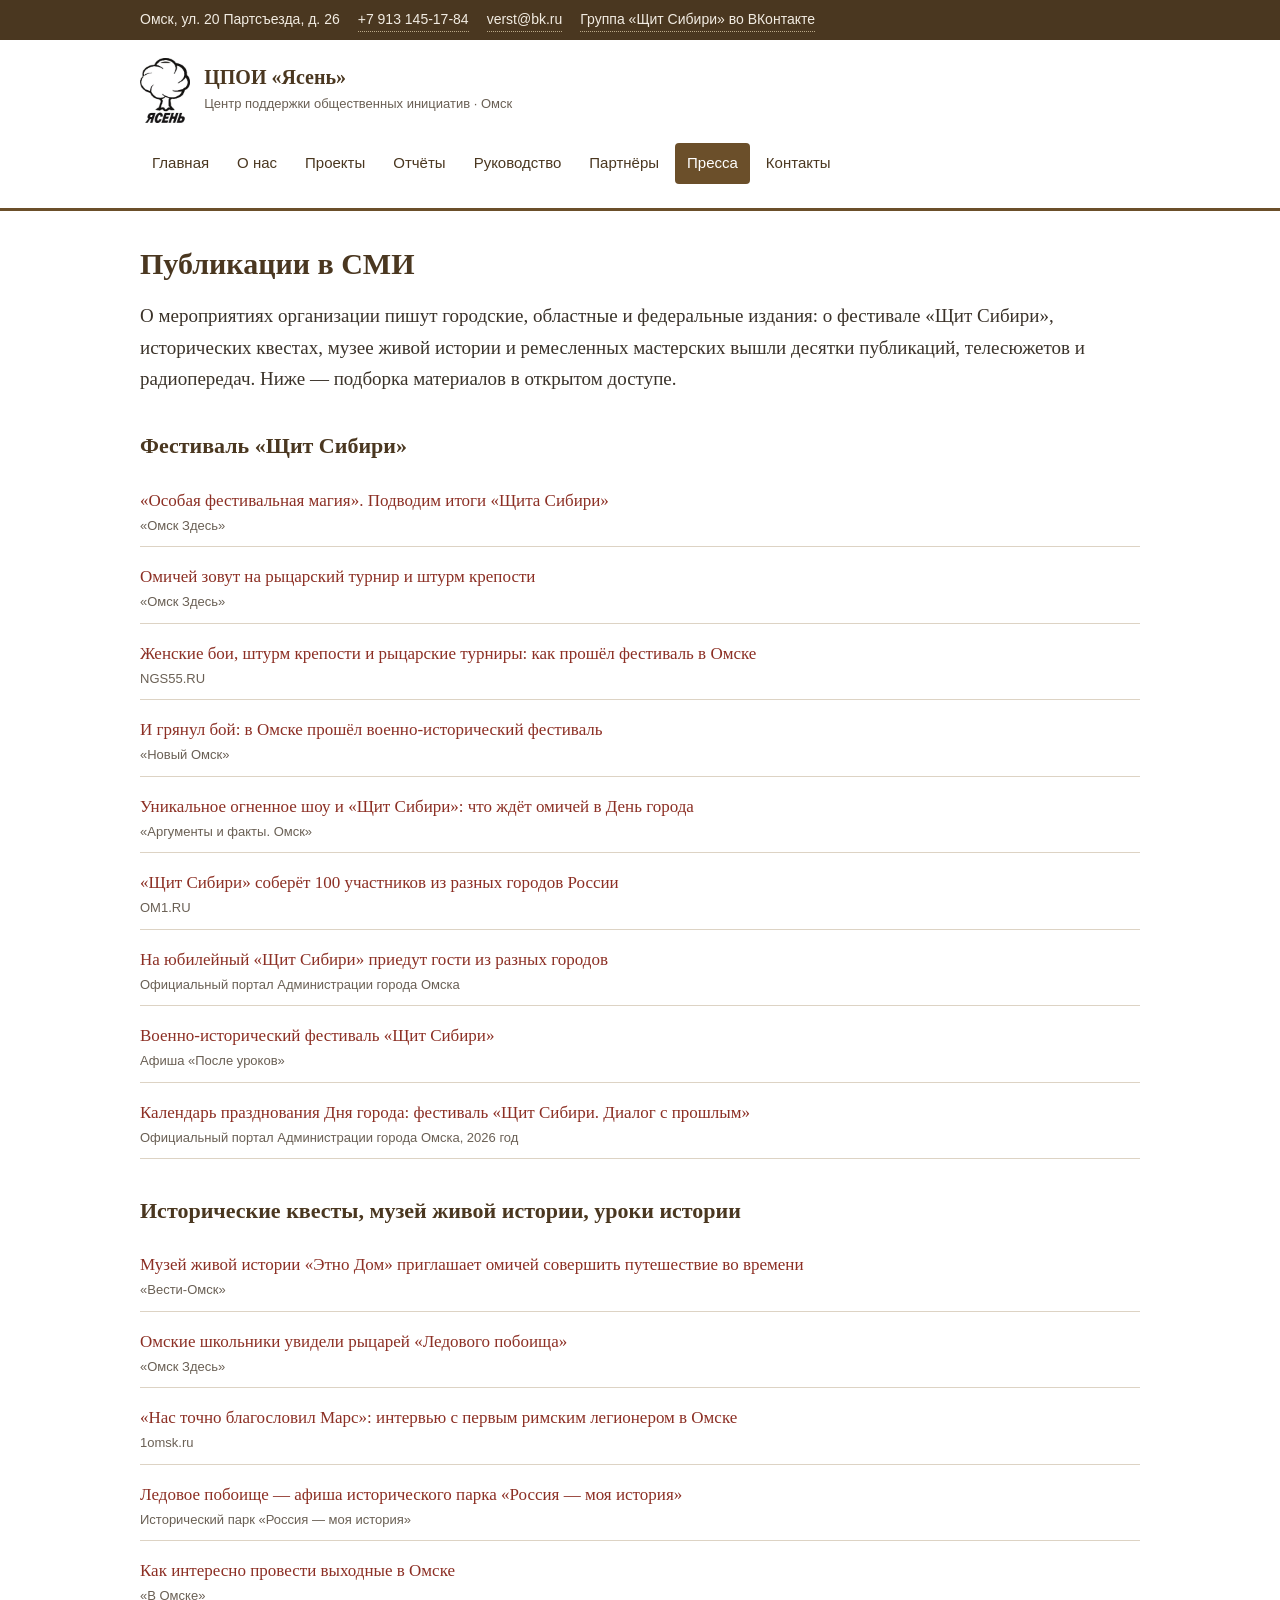
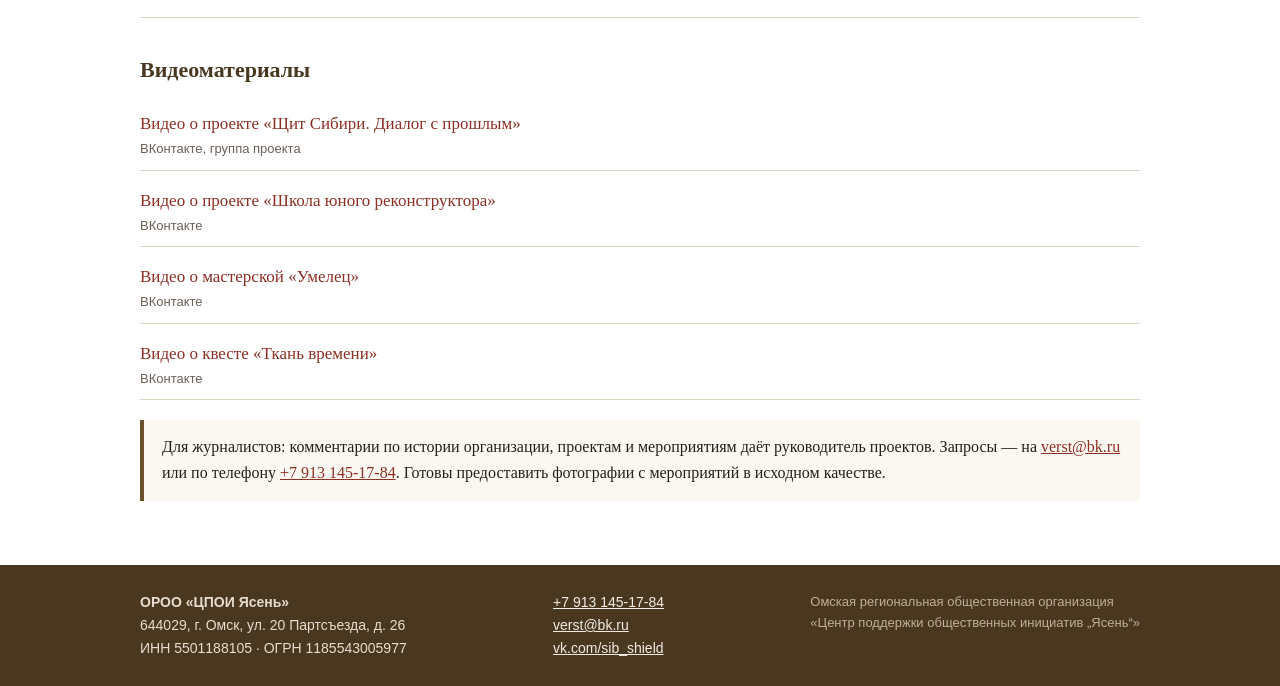
<file: pressa.html>
﻿<!DOCTYPE html>
<html lang="ru">
<head>
<meta charset="utf-8">
<meta name="viewport" content="width=device-width, initial-scale=1">
<title>Публикации в СМИ — ОРОО «ЦПОИ Ясень»</title>
<meta name="description" content="Публикации в средствах массовой информации о фестивале «Щит Сибири», музее живой истории, исторических квестах и мастерских омской организации «ЦПОИ Ясень».">
<link rel="stylesheet" href="style.css">
</head>
<body>

<div class="top">
  <div class="wrap">
    <span>Омск, ул. 20 Партсъезда, д. 26</span>
    <a href="tel:+79131451784">+7 913 145-17-84</a>
    <a href="mailto:verst@bk.ru">verst@bk.ru</a>
    <a href="https://vk.com/sib_shield">Группа «Щит Сибири» во ВКонтакте</a>
  </div>
</div>

<header class="site">
  <div class="wrap">
    <div class="brand">
      <img class="mark" src="img/logo.jpg" alt="Логотип ОРОО «ЦПОИ Ясень»" width="50" height="65">
      <div>
        <b>ЦПОИ «Ясень»</b>
        <span>Центр поддержки общественных инициатив · Омск</span>
      </div>
    </div>
    <nav class="main">
      <ul>
        <li><a href="index.html">Главная</a></li>
        <li><a href="o-nas.html">О нас</a></li>
        <li><a href="proekty.html">Проекты</a></li>
        <li><a href="otchety.html">Отчёты</a></li>
        <li><a href="upravlenie.html">Руководство</a></li>
        <li><a href="partnery.html">Партнёры</a></li>
        <li><a href="pressa.html" aria-current="page">Пресса</a></li>
        <li><a href="kontakty.html">Контакты</a></li>
      </ul>
    </nav>
  </div>
</header>

<main>
  <div class="wrap">

    <h1>Публикации в СМИ</h1>
    <p class="lead">О мероприятиях организации пишут городские, областные и федеральные издания: о фестивале «Щит Сибири», исторических квестах, музее живой истории и ремесленных мастерских вышли десятки публикаций, телесюжетов и радиопередач. Ниже — подборка материалов в открытом доступе.</p>

    <h2>Фестиваль «Щит Сибири»</h2>
    <ul class="links">
      <li><a href="https://omskzdes.ru/culture/82326.html">«Особая фестивальная магия». Подводим итоги «Щита Сибири»</a><span class="src">«Омск Здесь»</span></li>
      <li><a href="https://omskzdes.ru/culture/64113.html">Омичей зовут на рыцарский турнир и штурм крепости</a><span class="src">«Омск Здесь»</span></li>
      <li><a href="https://ngs55.ru/news/more/66185908/">Женские бои, штурм крепости и рыцарские турниры: как прошёл фестиваль в Омске</a><span class="src">NGS55.RU</span></li>
      <li><a href="https://newsomsk.ru/news/91158-i_gryanul_boy_v_omske_proshel_voenno-istoricheskiy/">И грянул бой: в Омске прошёл военно-исторический фестиваль</a><span class="src">«Новый Омск»</span></li>
      <li><a href="https://omsk.aif.ru/society/unikalnoe_ognennoe_shou_i_shchit_sibiri_chto_zhdyot_omichey_v_den_goroda">Уникальное огненное шоу и «Щит Сибири»: что ждёт омичей в День города</a><span class="src">«Аргументы и факты. Омск»</span></li>
      <li><a href="https://www.om1.ru/afisha/news/170487-shhit_sibiri_soberet_100_uchastnikov_iz_raznykh_gorodov_rossii/">«Щит Сибири» соберёт 100 участников из разных городов России</a><span class="src">OM1.RU</span></li>
      <li><a href="https://www.admomsk.ru/web/guest/news/-/asset_publisher/mh3W/content/879515">На юбилейный «Щит Сибири» приедут гости из разных городов</a><span class="src">Официальный портал Администрации города Омска</span></li>
      <li><a href="https://posleurokov.ru/omsk/event/996">Военно-исторический фестиваль «Щит Сибири»</a><span class="src">Афиша «После уроков»</span></li>
      <li><a href="https://admomsk.gosuslugi.ru/gorod/gorodskie-prazdniki/den-goroda-2026/kalendar-prazdnovaniya/xxi-festival-istoricheskoy-rekonstruktsii-schit-sibiri-dialog-s-proshlym.html">Календарь празднования Дня города: фестиваль «Щит Сибири. Диалог с прошлым»</a><span class="src">Официальный портал Администрации города Омска, 2026 год</span></li>
    </ul>

    <h2>Исторические квесты, музей живой истории, уроки истории</h2>
    <ul class="links">
      <li><a href="https://vesti-omsk.ru/video/muzej-zhivoj-istorii-jetno-dom-priglashaet-omichej-sovershit-puteshestvie-vo-vremeni-2/">Музей живой истории «Этно Дом» приглашает омичей совершить путешествие во времени</a><span class="src">«Вести-Омск»</span></li>
      <li><a href="https://omskzdes.ru/society/60929.html">Омские школьники увидели рыцарей «Ледового побоища»</a><span class="src">«Омск Здесь»</span></li>
      <li><a href="https://1omsk.ru/2022/08/10/nas-tochno-blagoslovil-mars-intervyu-s-pervym-rimskim-legionerom-v-omske/">«Нас точно благословил Марс»: интервью с первым римским легионером в Омске</a><span class="src">1omsk.ru</span></li>
      <li><a href="https://myhistorypark.ru/poster/ledovoe-poboishche-/?city=">Ледовое побоище — афиша исторического парка «Россия — моя история»</a><span class="src">Исторический парк «Россия — моя история»</span></li>
      <li><a href="http://vomske.ru/news/18763-kak_interesno_provesti_vykhodnye_v_omske_12_13_sen/">Как интересно провести выходные в Омске</a><span class="src">«В Омске»</span></li>
    </ul>

    <h2>Видеоматериалы</h2>
    <ul class="links">
      <li><a href="https://vk.com/video-3836368_456239191">Видео о проекте «Щит Сибири. Диалог с прошлым»</a><span class="src">ВКонтакте, группа проекта</span></li>
      <li><a href="https://vk.com/video-3836368_456239084">Видео о проекте «Школа юного реконструктора»</a><span class="src">ВКонтакте</span></li>
      <li><a href="https://vk.com/video-3836368_456239088">Видео о мастерской «Умелец»</a><span class="src">ВКонтакте</span></li>
      <li><a href="https://vk.com/video-3836368_456239085">Видео о квесте «Ткань времени»</a><span class="src">ВКонтакте</span></li>
    </ul>

    <div class="note">
      Для журналистов: комментарии по истории организации, проектам и мероприятиям даёт руководитель проектов. Запросы — на <a href="mailto:verst@bk.ru">verst@bk.ru</a> или по телефону <a href="tel:+79131451784">+7 913 145-17-84</a>. Готовы предоставить фотографии с мероприятий в исходном качестве.
    </div>

  </div>
</main>

<footer class="site">
  <div class="wrap">
    <div>
      <b>ОРОО «ЦПОИ Ясень»</b><br>
      644029, г. Омск, ул. 20 Партсъезда, д. 26<br>
      ИНН 5501188105 · ОГРН 1185543005977
    </div>
    <div>
      <a href="tel:+79131451784">+7 913 145-17-84</a><br>
      <a href="mailto:verst@bk.ru">verst@bk.ru</a><br>
      <a href="https://vk.com/sib_shield">vk.com/sib_shield</a>
    </div>
    <div class="small">
      Омская региональная общественная организация<br>
      «Центр поддержки общественных инициатив „Ясень“»
    </div>
  </div>
</footer>

</body>
</html>
</file>
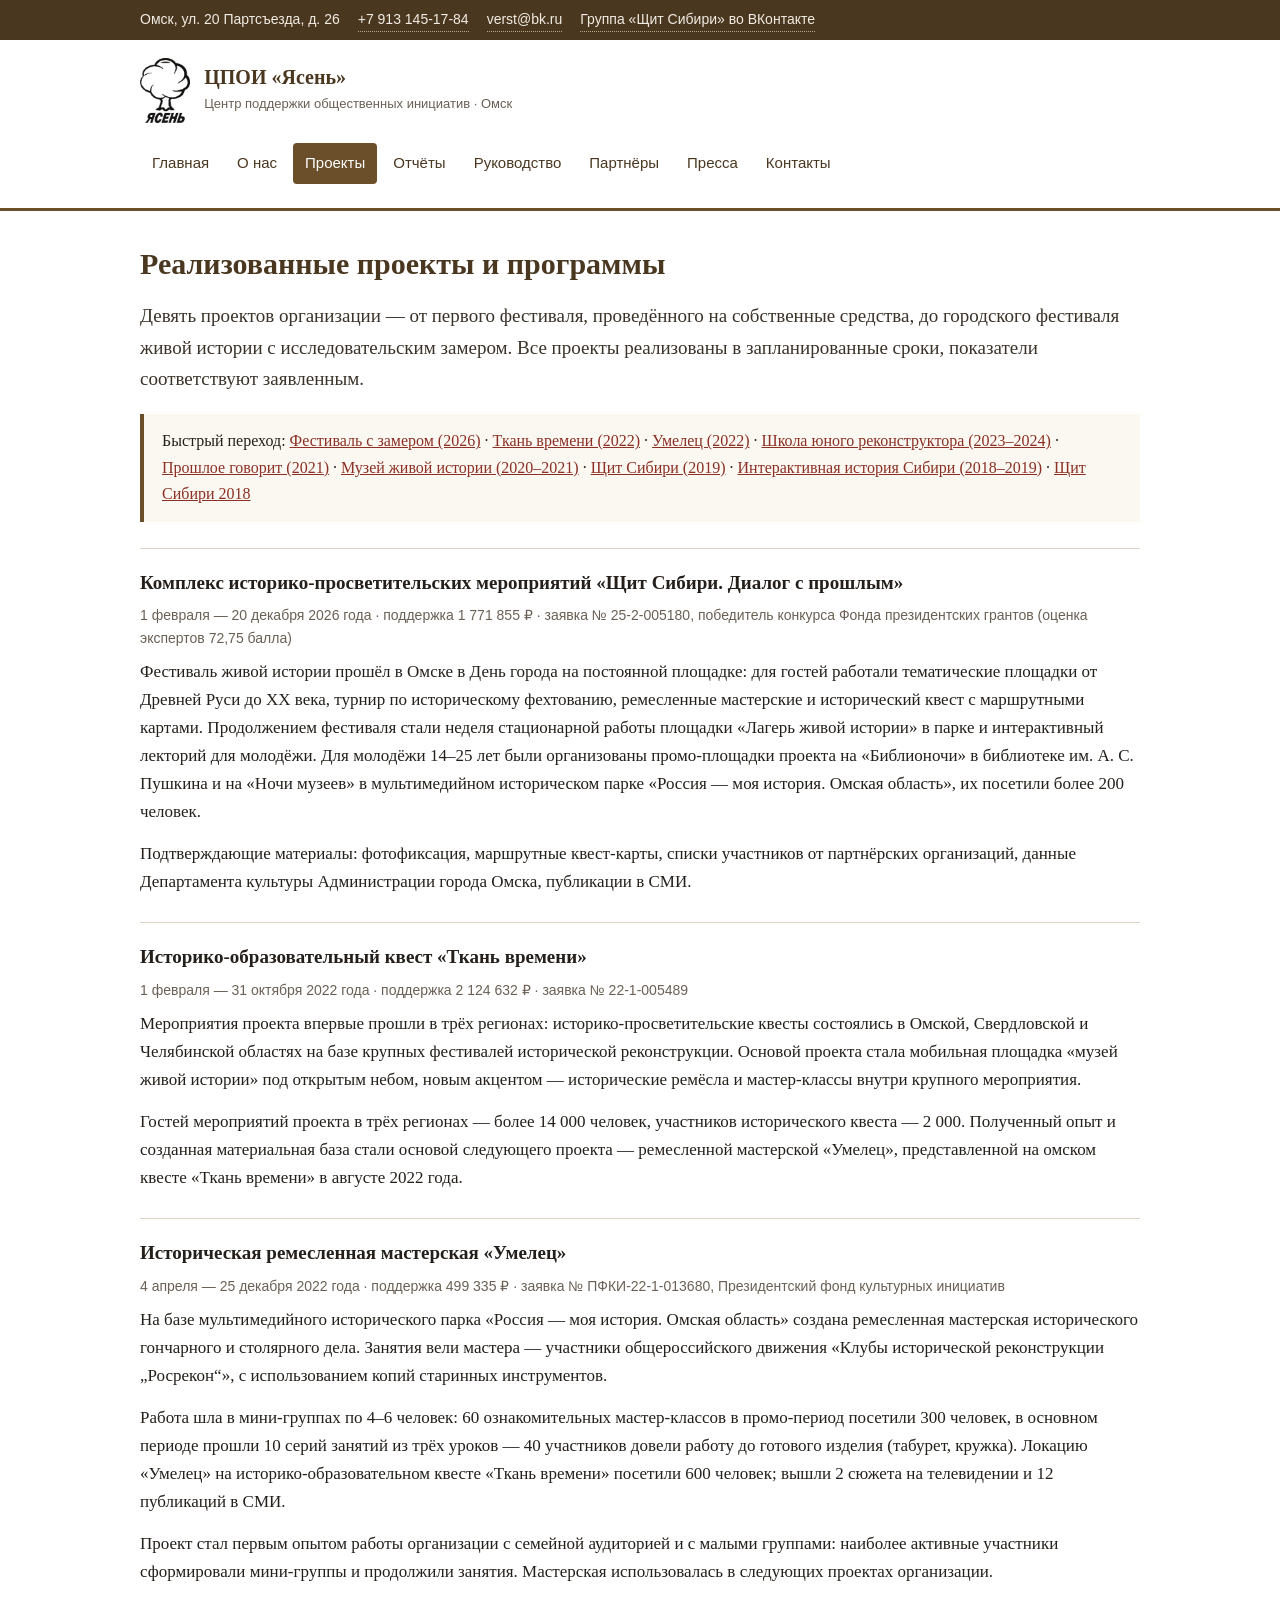
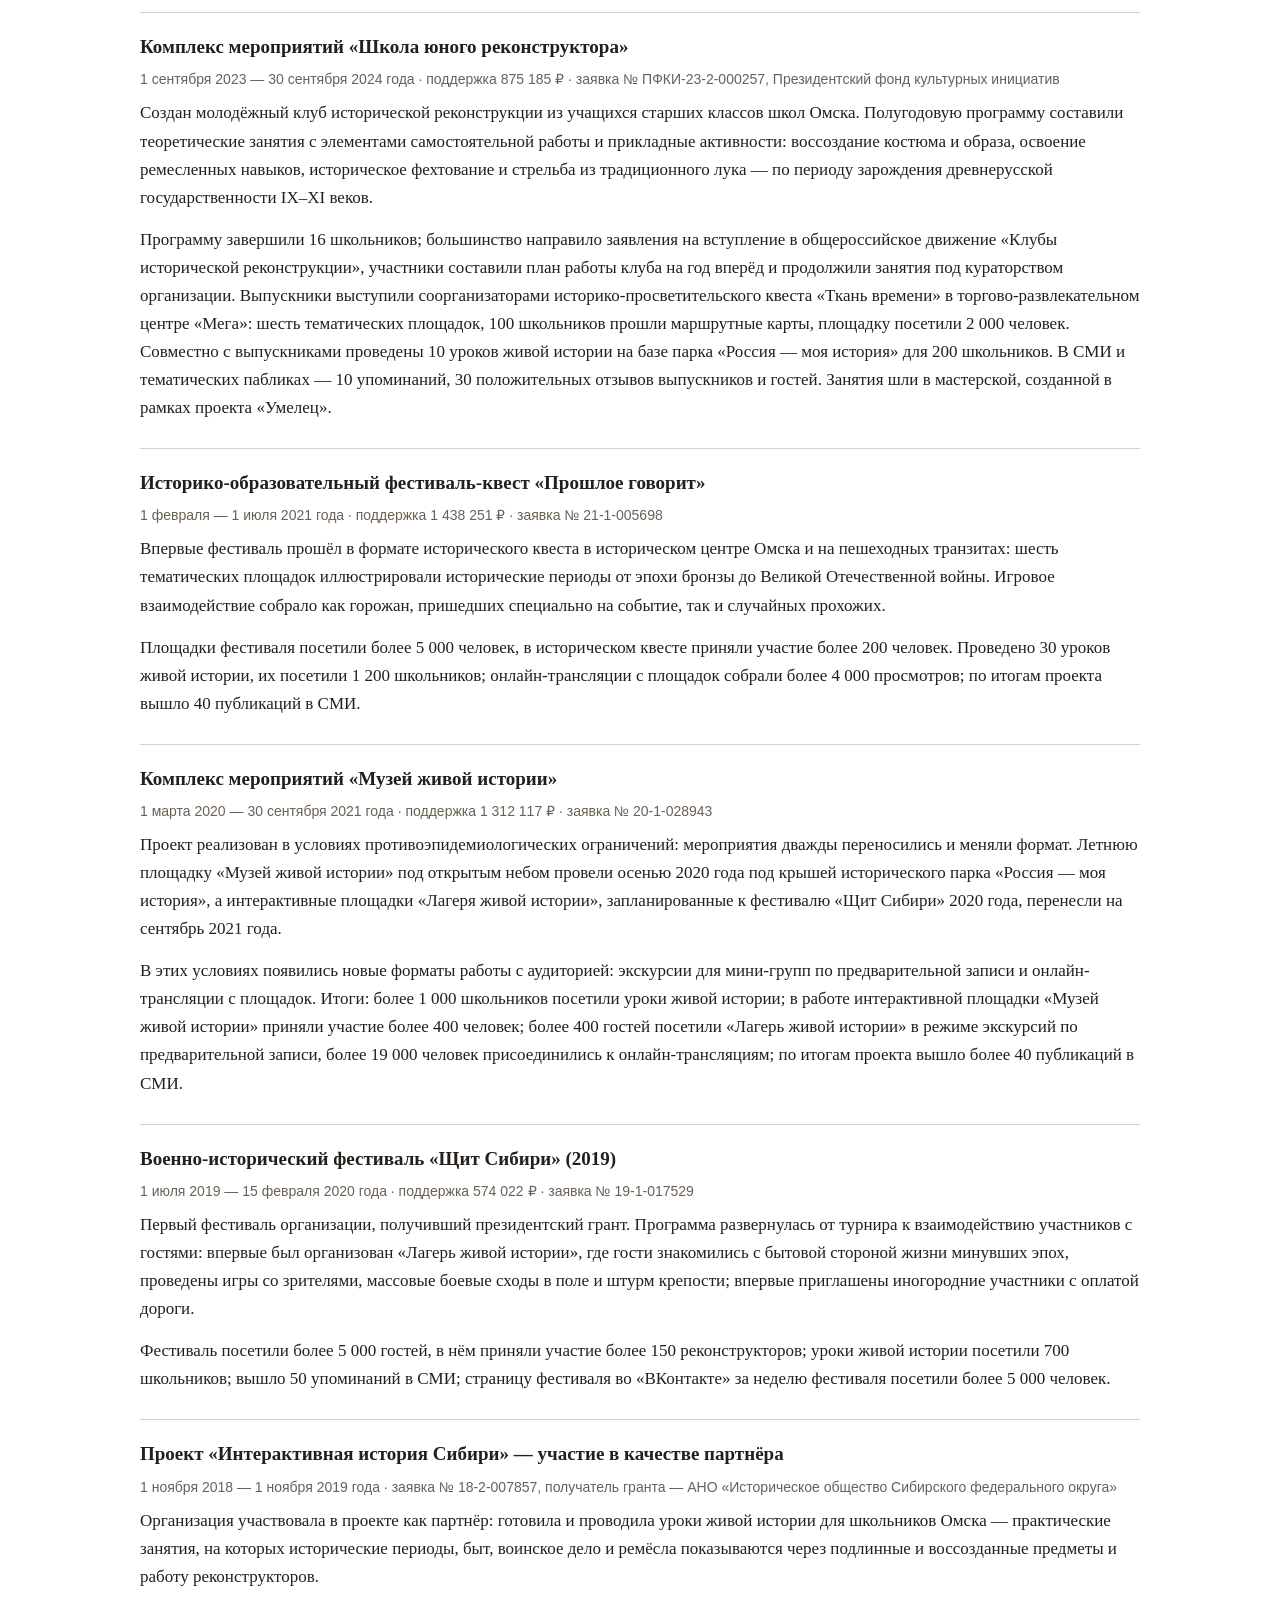
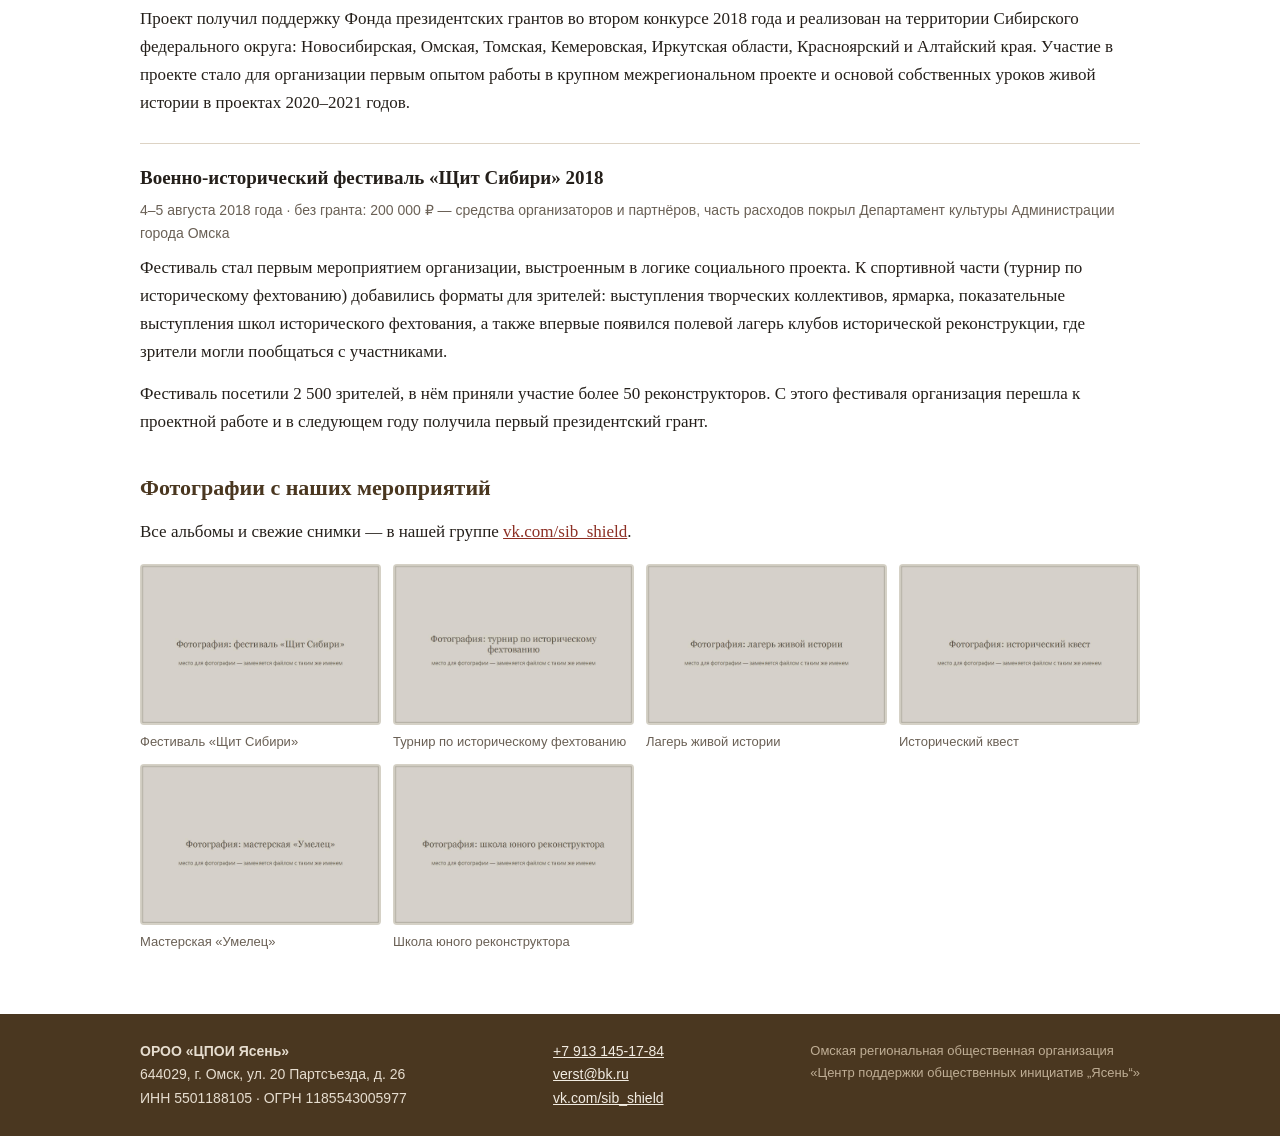
<file: proekty.html>
﻿<!DOCTYPE html>
<html lang="ru">
<head>
<meta charset="utf-8">
<meta name="viewport" content="width=device-width, initial-scale=1">
<title>Реализованные проекты — ОРОО «ЦПОИ Ясень»</title>
<meta name="description" content="Реализованные проекты омской организации «ЦПОИ Ясень»: фестиваль «Щит Сибири», исторические квесты «Ткань времени» и «Прошлое говорит», музей живой истории, мастерская «Умелец», Школа юного реконструктора.">
<link rel="stylesheet" href="style.css">
</head>
<body>

<div class="top">
  <div class="wrap">
    <span>Омск, ул. 20 Партсъезда, д. 26</span>
    <a href="tel:+79131451784">+7 913 145-17-84</a>
    <a href="mailto:verst@bk.ru">verst@bk.ru</a>
    <a href="https://vk.com/sib_shield">Группа «Щит Сибири» во ВКонтакте</a>
  </div>
</div>

<header class="site">
  <div class="wrap">
    <div class="brand">
      <img class="mark" src="img/logo.jpg" alt="Логотип ОРОО «ЦПОИ Ясень»" width="50" height="65">
      <div>
        <b>ЦПОИ «Ясень»</b>
        <span>Центр поддержки общественных инициатив · Омск</span>
      </div>
    </div>
    <nav class="main">
      <ul>
        <li><a href="index.html">Главная</a></li>
        <li><a href="o-nas.html">О нас</a></li>
        <li><a href="proekty.html" aria-current="page">Проекты</a></li>
        <li><a href="otchety.html">Отчёты</a></li>
        <li><a href="upravlenie.html">Руководство</a></li>
        <li><a href="partnery.html">Партнёры</a></li>
        <li><a href="pressa.html">Пресса</a></li>
        <li><a href="kontakty.html">Контакты</a></li>
      </ul>
    </nav>
  </div>
</header>

<main>
  <div class="wrap">

    <h1>Реализованные проекты и программы</h1>
    <p class="lead">Девять проектов организации — от первого фестиваля, проведённого на собственные средства, до городского фестиваля живой истории с исследовательским замером. Все проекты реализованы в запланированные сроки, показатели соответствуют заявленным.</p>

    <nav class="note">
      Быстрый переход:
      <a href="#p1">Фестиваль с замером (2026)</a> ·
      <a href="#p2">Ткань времени (2022)</a> ·
      <a href="#p3">Умелец (2022)</a> ·
      <a href="#p4">Школа юного реконструктора (2023–2024)</a> ·
      <a href="#p5">Прошлое говорит (2021)</a> ·
      <a href="#p6">Музей живой истории (2020–2021)</a> ·
      <a href="#p7">Щит Сибири (2019)</a> ·
      <a href="#p8">Интерактивная история Сибири (2018–2019)</a> ·
      <a href="#p9">Щит Сибири 2018</a>
    </nav>

    <div class="project" id="p1">
      <h3>Комплекс историко-просветительских мероприятий «Щит Сибири. Диалог с прошлым»</h3>
      <div class="meta">1 февраля — 20 декабря 2026 года · поддержка 1 771 855 ₽ · заявка № 25-2-005180, победитель конкурса Фонда президентских грантов (оценка экспертов 72,75 балла)</div>
      <p>Фестиваль живой истории прошёл в Омске в День города на постоянной площадке: для гостей работали тематические площадки от Древней Руси до XX века, турнир по историческому фехтованию, ремесленные мастерские и исторический квест с маршрутными картами. Продолжением фестиваля стали неделя стационарной работы площадки «Лагерь живой истории» в парке и интерактивный лекторий для молодёжи. Для молодёжи 14–25 лет были организованы промо-площадки проекта на «Библионочи» в библиотеке им. А. С. Пушкина и на «Ночи музеев» в мультимедийном историческом парке «Россия — моя история. Омская область», их посетили более 200 человек.</p>
      <p>Подтверждающие материалы: фотофиксация, маршрутные квест-карты, списки участников от партнёрских организаций, данные Департамента культуры Администрации города Омска, публикации в СМИ.</p>
    </div>

    <div class="project" id="p2">
      <h3>Историко-образовательный квест «Ткань времени»</h3>
      <div class="meta">1 февраля — 31 октября 2022 года · поддержка 2 124 632 ₽ · заявка № 22-1-005489</div>
      <p>Мероприятия проекта впервые прошли в трёх регионах: историко-просветительские квесты состоялись в Омской, Свердловской и Челябинской областях на базе крупных фестивалей исторической реконструкции. Основой проекта стала мобильная площадка «музей живой истории» под открытым небом, новым акцентом — исторические ремёсла и мастер-классы внутри крупного мероприятия.</p>
      <p>Гостей мероприятий проекта в трёх регионах — более 14 000 человек, участников исторического квеста — 2 000. Полученный опыт и созданная материальная база стали основой следующего проекта — ремесленной мастерской «Умелец», представленной на омском квесте «Ткань времени» в августе 2022 года.</p>
    </div>

    <div class="project" id="p3">
      <h3>Историческая ремесленная мастерская «Умелец»</h3>
      <div class="meta">4 апреля — 25 декабря 2022 года · поддержка 499 335 ₽ · заявка № ПФКИ-22-1-013680, Президентский фонд культурных инициатив</div>
      <p>На базе мультимедийного исторического парка «Россия — моя история. Омская область» создана ремесленная мастерская исторического гончарного и столярного дела. Занятия вели мастера — участники общероссийского движения «Клубы исторической реконструкции „Росрекон“», с использованием копий старинных инструментов.</p>
      <p>Работа шла в мини-группах по 4–6 человек: 60 ознакомительных мастер-классов в промо-период посетили 300 человек, в основном периоде прошли 10 серий занятий из трёх уроков — 40 участников довели работу до готового изделия (табурет, кружка). Локацию «Умелец» на историко-образовательном квесте «Ткань времени» посетили 600 человек; вышли 2 сюжета на телевидении и 12 публикаций в СМИ.</p>
      <p>Проект стал первым опытом работы организации с семейной аудиторией и с малыми группами: наиболее активные участники сформировали мини-группы и продолжили занятия. Мастерская использовалась в следующих проектах организации.</p>
    </div>

    <div class="project" id="p4">
      <h3>Комплекс мероприятий «Школа юного реконструктора»</h3>
      <div class="meta">1 сентября 2023 — 30 сентября 2024 года · поддержка 875 185 ₽ · заявка № ПФКИ-23-2-000257, Президентский фонд культурных инициатив</div>
      <p>Создан молодёжный клуб исторической реконструкции из учащихся старших классов школ Омска. Полугодовую программу составили теоретические занятия с элементами самостоятельной работы и прикладные активности: воссоздание костюма и образа, освоение ремесленных навыков, историческое фехтование и стрельба из традиционного лука — по периоду зарождения древнерусской государственности IX–XI веков.</p>
      <p>Программу завершили 16 школьников; большинство направило заявления на вступление в общероссийское движение «Клубы исторической реконструкции», участники составили план работы клуба на год вперёд и продолжили занятия под кураторством организации. Выпускники выступили соорганизаторами историко-просветительского квеста «Ткань времени» в торгово-развлекательном центре «Мега»: шесть тематических площадок, 100 школьников прошли маршрутные карты, площадку посетили 2 000 человек. Совместно с выпускниками проведены 10 уроков живой истории на базе парка «Россия — моя история» для 200 школьников. В СМИ и тематических пабликах — 10 упоминаний, 30 положительных отзывов выпускников и гостей. Занятия шли в мастерской, созданной в рамках проекта «Умелец».</p>
    </div>

    <div class="project" id="p5">
      <h3>Историко-образовательный фестиваль-квест «Прошлое говорит»</h3>
      <div class="meta">1 февраля — 1 июля 2021 года · поддержка 1 438 251 ₽ · заявка № 21-1-005698</div>
      <p>Впервые фестиваль прошёл в формате исторического квеста в историческом центре Омска и на пешеходных транзитах: шесть тематических площадок иллюстрировали исторические периоды от эпохи бронзы до Великой Отечественной войны. Игровое взаимодействие собрало как горожан, пришедших специально на событие, так и случайных прохожих.</p>
      <p>Площадки фестиваля посетили более 5 000 человек, в историческом квесте приняли участие более 200 человек. Проведено 30 уроков живой истории, их посетили 1 200 школьников; онлайн-трансляции с площадок собрали более 4 000 просмотров; по итогам проекта вышло 40 публикаций в СМИ.</p>
    </div>

    <div class="project" id="p6">
      <h3>Комплекс мероприятий «Музей живой истории»</h3>
      <div class="meta">1 марта 2020 — 30 сентября 2021 года · поддержка 1 312 117 ₽ · заявка № 20-1-028943</div>
      <p>Проект реализован в условиях противоэпидемиологических ограничений: мероприятия дважды переносились и меняли формат. Летнюю площадку «Музей живой истории» под открытым небом провели осенью 2020 года под крышей исторического парка «Россия — моя история», а интерактивные площадки «Лагеря живой истории», запланированные к фестивалю «Щит Сибири» 2020 года, перенесли на сентябрь 2021 года.</p>
      <p>В этих условиях появились новые форматы работы с аудиторией: экскурсии для мини-групп по предварительной записи и онлайн-трансляции с площадок. Итоги: более 1 000 школьников посетили уроки живой истории; в работе интерактивной площадки «Музей живой истории» приняли участие более 400 человек; более 400 гостей посетили «Лагерь живой истории» в режиме экскурсий по предварительной записи, более 19 000 человек присоединились к онлайн-трансляциям; по итогам проекта вышло более 40 публикаций в СМИ.</p>
    </div>

    <div class="project" id="p7">
      <h3>Военно-исторический фестиваль «Щит Сибири» (2019)</h3>
      <div class="meta">1 июля 2019 — 15 февраля 2020 года · поддержка 574 022 ₽ · заявка № 19-1-017529</div>
      <p>Первый фестиваль организации, получивший президентский грант. Программа развернулась от турнира к взаимодействию участников с гостями: впервые был организован «Лагерь живой истории», где гости знакомились с бытовой стороной жизни минувших эпох, проведены игры со зрителями, массовые боевые сходы в поле и штурм крепости; впервые приглашены иногородние участники с оплатой дороги.</p>
      <p>Фестиваль посетили более 5 000 гостей, в нём приняли участие более 150 реконструкторов; уроки живой истории посетили 700 школьников; вышло 50 упоминаний в СМИ; страницу фестиваля во «ВКонтакте» за неделю фестиваля посетили более 5 000 человек.</p>
    </div>

    <div class="project" id="p8">
      <h3>Проект «Интерактивная история Сибири» — участие в качестве партнёра</h3>
      <div class="meta">1 ноября 2018 — 1 ноября 2019 года · заявка № 18-2-007857, получатель гранта — АНО «Историческое общество Сибирского федерального округа»</div>
      <p>Организация участвовала в проекте как партнёр: готовила и проводила уроки живой истории для школьников Омска — практические занятия, на которых исторические периоды, быт, воинское дело и ремёсла показываются через подлинные и воссозданные предметы и работу реконструкторов.</p>
      <p>Проект получил поддержку Фонда президентских грантов во втором конкурсе 2018 года и реализован на территории Сибирского федерального округа: Новосибирская, Омская, Томская, Кемеровская, Иркутская области, Красноярский и Алтайский края. Участие в проекте стало для организации первым опытом работы в крупном межрегиональном проекте и основой собственных уроков живой истории в проектах 2020–2021 годов.</p>
    </div>

    <div class="project" id="p9">
      <h3>Военно-исторический фестиваль «Щит Сибири» 2018</h3>
      <div class="meta">4–5 августа 2018 года · без гранта: 200 000 ₽ — средства организаторов и партнёров, часть расходов покрыл Департамент культуры Администрации города Омска</div>
      <p>Фестиваль стал первым мероприятием организации, выстроенным в логике социального проекта. К спортивной части (турнир по историческому фехтованию) добавились форматы для зрителей: выступления творческих коллективов, ярмарка, показательные выступления школ исторического фехтования, а также впервые появился полевой лагерь клубов исторической реконструкции, где зрители могли пообщаться с участниками.</p>
      <p>Фестиваль посетили 2 500 зрителей, в нём приняли участие более 50 реконструкторов. С этого фестиваля организация перешла к проектной работе и в следующем году получила первый президентский грант.</p>
    </div>

    <h2>Фотографии с наших мероприятий</h2>
    <p>Все альбомы и свежие снимки — в нашей группе <a href="https://vk.com/sib_shield">vk.com/sib_shield</a>.</p>

    <div class="gallery">
      <figure>
        <img src="img/fest-1.jpg" alt="Фестиваль «Щит Сибири» в Омске" onerror="this.parentNode.style.display='none'">
        <figcaption>Фестиваль «Щит Сибири»</figcaption>
      </figure>
      <figure>
        <img src="img/fest-2.jpg" alt="Турнир по историческому фехтованию" onerror="this.parentNode.style.display='none'">
        <figcaption>Турнир по историческому фехтованию</figcaption>
      </figure>
      <figure>
        <img src="img/lager.jpg" alt="Лагерь живой истории" onerror="this.parentNode.style.display='none'">
        <figcaption>Лагерь живой истории</figcaption>
      </figure>
      <figure>
        <img src="img/kvest.jpg" alt="Исторический квест" onerror="this.parentNode.style.display='none'">
        <figcaption>Исторический квест</figcaption>
      </figure>
      <figure>
        <img src="img/master.jpg" alt="Ремесленная мастерская «Умелец»" onerror="this.parentNode.style.display='none'">
        <figcaption>Мастерская «Умелец»</figcaption>
      </figure>
      <figure>
        <img src="img/shkola.jpg" alt="Школа юного реконструктора" onerror="this.parentNode.style.display='none'">
        <figcaption>Школа юного реконструктора</figcaption>
      </figure>
    </div>

  </div>
</main>

<footer class="site">
  <div class="wrap">
    <div>
      <b>ОРОО «ЦПОИ Ясень»</b><br>
      644029, г. Омск, ул. 20 Партсъезда, д. 26<br>
      ИНН 5501188105 · ОГРН 1185543005977
    </div>
    <div>
      <a href="tel:+79131451784">+7 913 145-17-84</a><br>
      <a href="mailto:verst@bk.ru">verst@bk.ru</a><br>
      <a href="https://vk.com/sib_shield">vk.com/sib_shield</a>
    </div>
    <div class="small">
      Омская региональная общественная организация<br>
      «Центр поддержки общественных инициатив „Ясень“»
    </div>
  </div>
</footer>

</body>
</html>
</file>
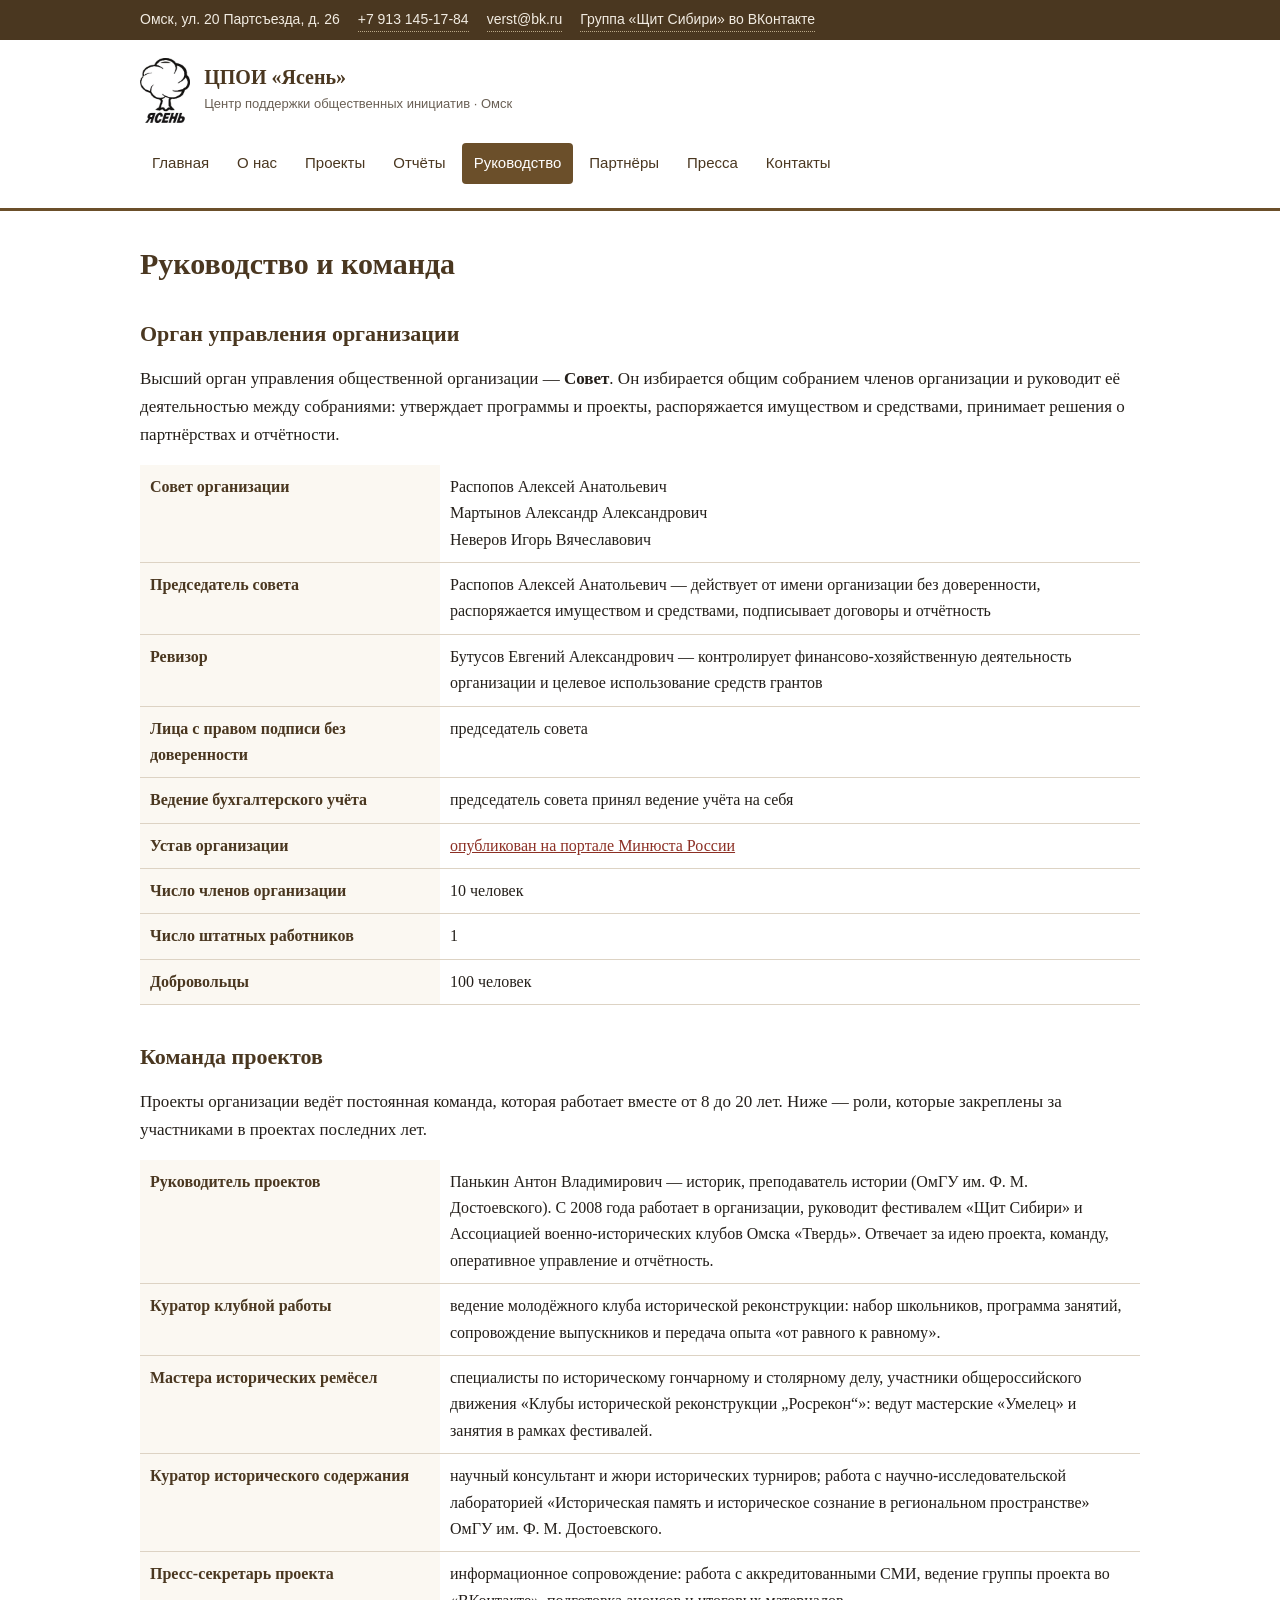
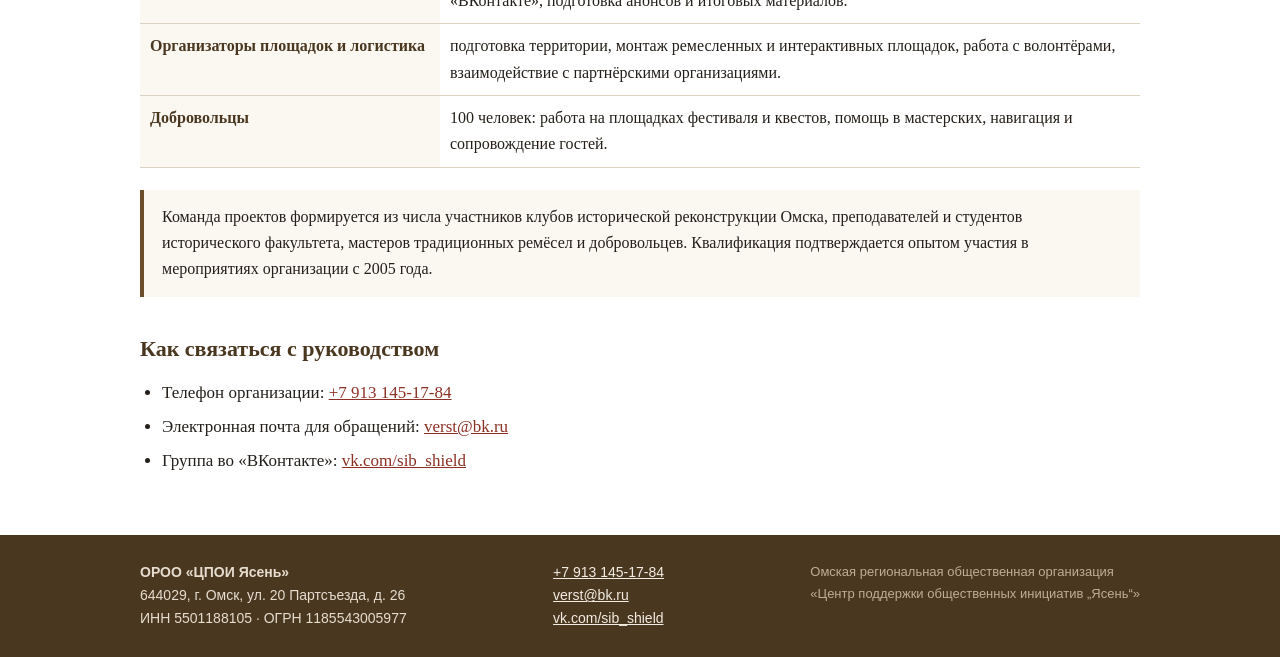
<file: upravlenie.html>
<!DOCTYPE html>
<html lang="ru">
<head>
<meta charset="utf-8">
<meta name="viewport" content="width=device-width, initial-scale=1">
<title>Руководство и команда — ОРОО «ЦПОИ Ясень»</title>
<meta name="description" content="Руководство и команда омской организации «ЦПОИ Ясень»: председатель совета, руководители проектов, мастера исторической реконструкции, добровольцы.">
<link rel="stylesheet" href="style.css">
</head>
<body>

<div class="top">
  <div class="wrap">
    <span>Омск, ул. 20 Партсъезда, д. 26</span>
    <a href="tel:+79131451784">+7 913 145-17-84</a>
    <a href="mailto:verst@bk.ru">verst@bk.ru</a>
    <a href="https://vk.com/sib_shield">Группа «Щит Сибири» во ВКонтакте</a>
  </div>
</div>

<header class="site">
  <div class="wrap">
    <div class="brand">
      <img class="mark" src="img/logo.jpg" alt="Логотип ОРОО «ЦПОИ Ясень»" width="50" height="65">
      <div>
        <b>ЦПОИ «Ясень»</b>
        <span>Центр поддержки общественных инициатив · Омск</span>
      </div>
    </div>
    <nav class="main">
      <ul>
        <li><a href="index.html">Главная</a></li>
        <li><a href="o-nas.html">О нас</a></li>
        <li><a href="proekty.html">Проекты</a></li>
        <li><a href="otchety.html">Отчёты</a></li>
        <li><a href="upravlenie.html" aria-current="page">Руководство</a></li>
        <li><a href="partnery.html">Партнёры</a></li>
        <li><a href="pressa.html">Пресса</a></li>
        <li><a href="kontakty.html">Контакты</a></li>
      </ul>
    </nav>
  </div>
</header>

<main>
  <div class="wrap">

    <h1>Руководство и команда</h1>

    <h2>Орган управления организации</h2>
    <p>Высший орган управления общественной организации — <b>Совет</b>. Он избирается общим собранием членов организации и руководит её деятельностью между собраниями: утверждает программы и проекты, распоряжается имуществом и средствами, принимает решения о партнёрствах и отчётности.</p>
    <table class="facts">
      <tr><th>Совет организации</th><td>Распопов Алексей Анатольевич<br>Мартынов Александр Александрович<br>Неверов Игорь Вячеславович</td></tr>
      <tr><th>Председатель совета</th><td>Распопов Алексей Анатольевич — действует от имени организации без доверенности, распоряжается имуществом и средствами, подписывает договоры и отчётность</td></tr>
      <tr><th>Ревизор</th><td>Бутусов Евгений Александрович — контролирует финансово-хозяйственную деятельность организации и целевое использование средств грантов</td></tr>
      <tr><th>Лица с правом подписи без доверенности</th><td>председатель совета</td></tr>
      <tr><th>Ведение бухгалтерского учёта</th><td>председатель совета принял ведение учёта на себя</td></tr>
      <tr><th>Устав организации</th><td><a href="https://nco.minjust.gov.ru/api/public/charter/e16a83b0-a96d-4aed-a73a-731caeb3353c">опубликован на портале Минюста России</a></td></tr>
      <tr><th>Число членов организации</th><td>10 человек</td></tr>
      <tr><th>Число штатных работников</th><td>1</td></tr>
      <tr><th>Добровольцы</th><td>100 человек</td></tr>
    </table>

    <h2>Команда проектов</h2>
    <p>Проекты организации ведёт постоянная команда, которая работает вместе от 8 до 20 лет. Ниже — роли, которые закреплены за участниками в проектах последних лет.</p>

    <table class="facts">
      <tr><th>Руководитель проектов</th><td>Панькин Антон Владимирович — историк, преподаватель истории (ОмГУ им. Ф. М. Достоевского). С 2008 года работает в организации, руководит фестивалем «Щит Сибири» и Ассоциацией военно-исторических клубов Омска «Твердь». Отвечает за идею проекта, команду, оперативное управление и отчётность.</td></tr>
      <tr><th>Куратор клубной работы</th><td>ведение молодёжного клуба исторической реконструкции: набор школьников, программа занятий, сопровождение выпускников и передача опыта «от равного к равному».</td></tr>
      <tr><th>Мастера исторических ремёсел</th><td>специалисты по историческому гончарному и столярному делу, участники общероссийского движения «Клубы исторической реконструкции „Росрекон“»: ведут мастерские «Умелец» и занятия в рамках фестивалей.</td></tr>
      <tr><th>Куратор исторического содержания</th><td>научный консультант и жюри исторических турниров; работа с научно-исследовательской лабораторией «Историческая память и историческое сознание в региональном пространстве» ОмГУ им. Ф. М. Достоевского.</td></tr>
      <tr><th>Пресс-секретарь проекта</th><td>информационное сопровождение: работа с аккредитованными СМИ, ведение группы проекта во «ВКонтакте», подготовка анонсов и итоговых материалов.</td></tr>
      <tr><th>Организаторы площадок и логистика</th><td>подготовка территории, монтаж ремесленных и интерактивных площадок, работа с волонтёрами, взаимодействие с партнёрскими организациями.</td></tr>
      <tr><th>Добровольцы</th><td>100 человек: работа на площадках фестиваля и квестов, помощь в мастерских, навигация и сопровождение гостей.</td></tr>
    </table>

    <div class="note">
      Команда проектов формируется из числа участников клубов исторической реконструкции Омска, преподавателей и студентов исторического факультета, мастеров традиционных ремёсел и добровольцев. Квалификация подтверждается опытом участия в мероприятиях организации с 2005 года.
    </div>

    <h2>Как связаться с руководством</h2>
    <ul>
      <li>Телефон организации: <a href="tel:+79131451784">+7 913 145-17-84</a></li>
      <li>Электронная почта для обращений: <a href="mailto:verst@bk.ru">verst@bk.ru</a></li>
      <li>Группа во «ВКонтакте»: <a href="https://vk.com/sib_shield">vk.com/sib_shield</a></li>
    </ul>

  </div>
</main>

<footer class="site">
  <div class="wrap">
    <div>
      <b>ОРОО «ЦПОИ Ясень»</b><br>
      644029, г. Омск, ул. 20 Партсъезда, д. 26<br>
      ИНН 5501188105 · ОГРН 1185543005977
    </div>
    <div>
      <a href="tel:+79131451784">+7 913 145-17-84</a><br>
      <a href="mailto:verst@bk.ru">verst@bk.ru</a><br>
      <a href="https://vk.com/sib_shield">vk.com/sib_shield</a>
    </div>
    <div class="small">
      Омская региональная общественная организация<br>
      «Центр поддержки общественных инициатив „Ясень“»
    </div>
  </div>
</footer>

</body>
</html>
</file>
<file: style.css>
/* ОРОО «ЦПОИ Ясень» — сайт организации. Без внешних библиотек и шрифтов. */

:root {
  --ink: #241f1a;
  --muted: #6a6055;
  --paper: #ffffff;
  --sand: #f6f2ea;
  --line: #ddd3c4;
  --brown: #6b4f2a;
  --brown-dark: #4a3720;
  --accent: #8c2f24;
}

* { box-sizing: border-box; }

html { scroll-behavior: smooth; }

body {
  margin: 0;
  font-family: "PT Serif", Georgia, "Times New Roman", serif;
  font-size: 17px;
  line-height: 1.65;
  color: var(--ink);
  background: var(--sand);
}

img { max-width: 100%; height: auto; display: block; }

a { color: var(--accent); }

.wrap { max-width: 1040px; margin: 0 auto; padding: 0 20px; }

/* шапка */
.top {
  background: var(--brown-dark);
  color: #f2ece2;
  font-family: "Segoe UI", Tahoma, sans-serif;
  font-size: 14px;
}
.top .wrap { display: flex; flex-wrap: wrap; gap: 6px 18px; padding: 8px 20px; }
.top a { color: #f2ece2; text-decoration: none; border-bottom: 1px dotted #b9a888; }

header.site {
  background: var(--paper);
  border-bottom: 3px solid var(--brown);
}
header.site .wrap {
  display: flex;
  align-items: center;
  justify-content: space-between;
  gap: 20px;
  padding: 18px 20px;
  flex-wrap: wrap;
}
.brand { display: flex; align-items: center; gap: 14px; }
.brand .mark {
  width: auto; height: 65px; flex: 0 0 auto;
  display: block;
}
.brand b {
  display: block; font-size: 20px; line-height: 1.2; color: var(--brown-dark);
}
.brand span { font-family: "Segoe UI", Tahoma, sans-serif; font-size: 13px; color: var(--muted); }

nav.main { font-family: "Segoe UI", Tahoma, sans-serif; }
nav.main ul { list-style: none; display: flex; flex-wrap: wrap; gap: 4px; margin: 0; padding: 0; }
nav.main a {
  display: block; padding: 8px 12px; text-decoration: none;
  color: var(--brown-dark); border-radius: 4px; font-size: 15px;
}
nav.main a:hover { background: var(--sand); }
nav.main a[aria-current="page"] { background: var(--brown); color: #fff; }

/* содержимое */
main { background: var(--paper); }
main .wrap { padding: 34px 20px 44px; }

h1 { font-size: 30px; line-height: 1.25; margin: 0 0 18px; color: var(--brown-dark); }
h2 { font-size: 22px; margin: 34px 0 12px; color: var(--brown-dark); }
h3 { font-size: 19px; margin: 24px 0 8px; }
p { margin: 0 0 14px; }
ul, ol { margin: 0 0 16px; padding-left: 22px; }
li { margin-bottom: 6px; }
.lead { font-size: 19px; color: #3b332a; }

/* первый экран */
.hero {
  background: linear-gradient(180deg, #f2ece0 0%, #ffffff 100%);
  border-bottom: 1px solid var(--line);
}
.hero .wrap { padding: 40px 20px 34px; }
.hero h1 { font-size: 34px; max-width: 780px; }
.hero p { max-width: 760px; font-size: 19px; color: #3b332a; }

/* карточки */
.cards { display: grid; grid-template-columns: repeat(auto-fit, minmax(240px, 1fr)); gap: 16px; margin: 20px 0 8px; }
.card {
  border: 1px solid var(--line);
  border-top: 3px solid var(--brown);
  border-radius: 4px;
  padding: 16px 18px;
  background: #fffdf9;
}
.card h3 { margin-top: 0; }
.card .num { font-family: "Segoe UI", Tahoma, sans-serif; font-size: 26px; color: var(--accent); font-weight: 700; }

/* таблица фактов */
.facts { width: 100%; border-collapse: collapse; margin: 16px 0 22px; font-size: 16px; }
.facts th, .facts td { text-align: left; padding: 9px 10px; border-bottom: 1px solid var(--line); vertical-align: top; }
.facts th { width: 300px; font-weight: 600; color: var(--brown-dark); background: #fbf8f2; }

/* проекты */
.project { border-top: 1px solid var(--line); padding-top: 18px; margin-top: 26px; }
.project .meta { font-family: "Segoe UI", Tahoma, sans-serif; font-size: 14px; color: var(--muted); margin-bottom: 8px; }
.project h3 { margin: 0 0 6px; }

/* ссылки-списки */
.links { list-style: none; padding: 0; }
.links li { padding: 10px 0; border-bottom: 1px solid var(--line); }
.links a { text-decoration: none; }
.links a:hover { text-decoration: underline; }
.links .src { font-family: "Segoe UI", Tahoma, sans-serif; font-size: 13px; color: var(--muted); display: block; }

/* галерея */
.gallery { display: grid; grid-template-columns: repeat(auto-fit, minmax(220px, 1fr)); gap: 12px; margin: 18px 0; }
.gallery figure { margin: 0; }
.gallery img { border-radius: 4px; }
.gallery figcaption { font-family: "Segoe UI", Tahoma, sans-serif; font-size: 13px; color: var(--muted); padding-top: 6px; }

/* плашка-заглушка, если фото ещё не добавлено */
.slot {
  border: 2px dashed var(--line);
  border-radius: 4px;
  min-height: 160px;
  display: flex; align-items: center; justify-content: center;
  color: var(--muted);
  font-family: "Segoe UI", Tahoma, sans-serif; font-size: 14px;
  text-align: center; padding: 14px;
  background: #fbf8f2;
}

/* выделение */
.note {
  background: #fbf8f2;
  border-left: 4px solid var(--brown);
  padding: 14px 18px;
  margin: 20px 0;
  font-size: 16px;
}

/* подвал */
footer.site {
  background: var(--brown-dark);
  color: #e6ddcf;
  font-family: "Segoe UI", Tahoma, sans-serif;
  font-size: 14px;
}
footer.site .wrap { padding: 26px 20px; display: flex; flex-wrap: wrap; gap: 18px; justify-content: space-between; }
footer.site a { color: #f2ece2; }
footer.site .small { color: #bfae95; font-size: 13px; }

@media (max-width: 700px) {
  body { font-size: 16px; }
  h1 { font-size: 25px; }
  .hero h1 { font-size: 27px; }
  .facts th { width: auto; display: block; border-bottom: none; padding-bottom: 2px; }
  .facts td { display: block; padding-top: 0; }
}
</file>
